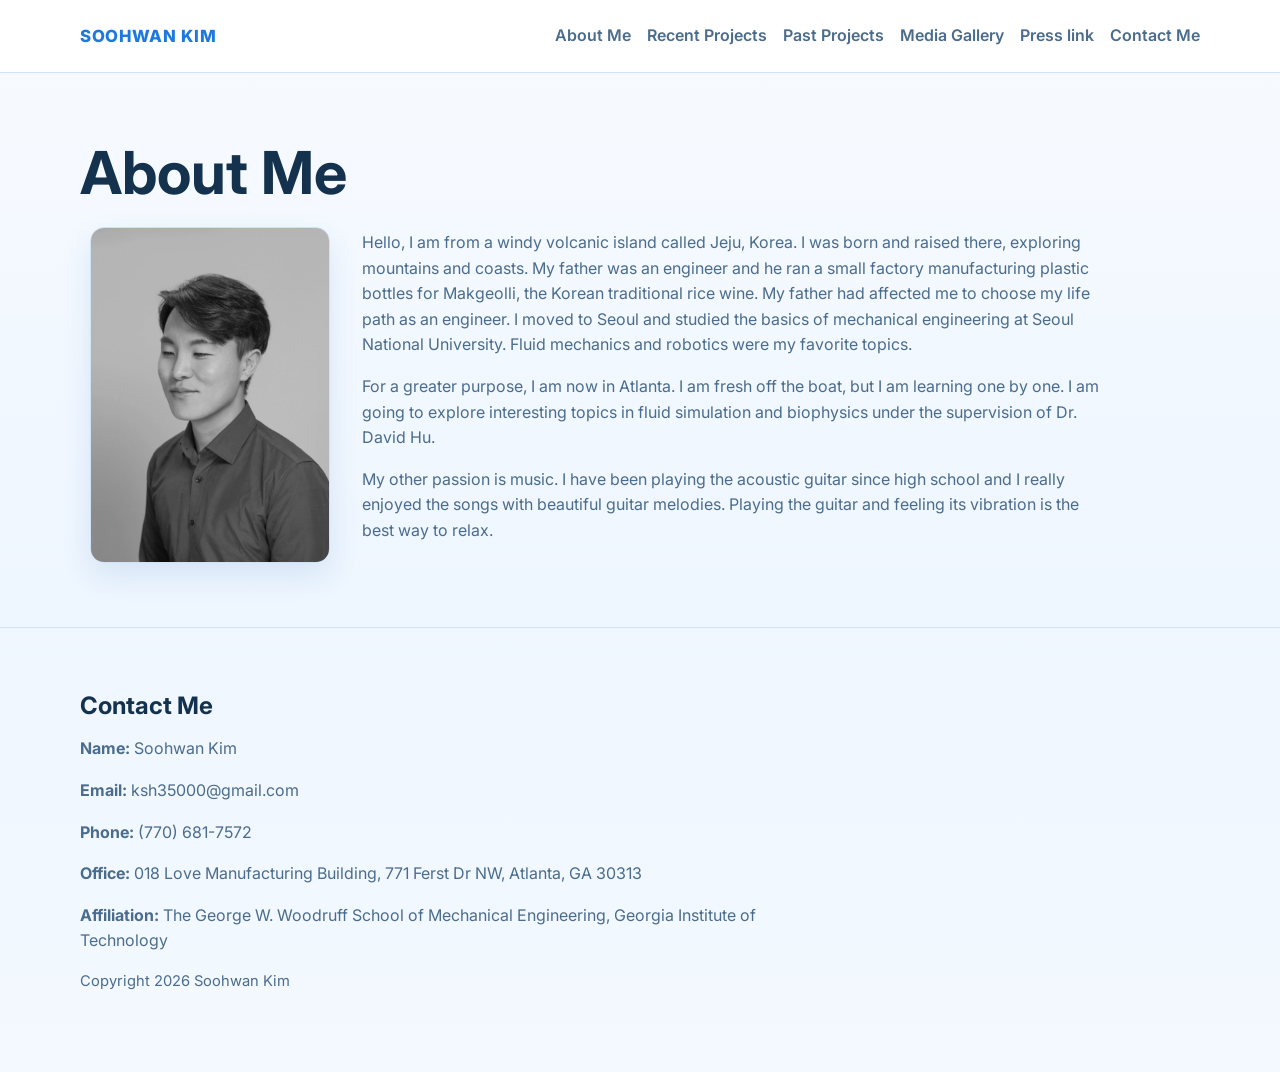
<file: about-me.html>
<!doctype html>
<html lang="en">
  <head>
    <meta charset="UTF-8" />
    <meta name="viewport" content="width=device-width, initial-scale=1.0" />
    <title>About Me | SOOHWAN KIM</title>
    <meta
      name="description"
      content="About Soohwan Kim: background, research interests, and personal story."
    />
    <link rel="preconnect" href="https://fonts.googleapis.com" />
    <link rel="preconnect" href="https://fonts.gstatic.com" crossorigin />
    <link
      href="https://fonts.googleapis.com/css2?family=Inter:wght@400;500;600;700;800&display=swap"
      rel="stylesheet"
    />
    <link rel="icon" type="image/png" sizes="1024x1024" href="favicon-tangerine-v4.png?v=4" />
    <link rel="shortcut icon" type="image/png" href="favicon-tangerine-v4.png?v=4" />
    <link rel="stylesheet" href="styles.css" />
  </head>
  <body>
    <header class="site-header">
      <div class="container nav-wrap">
        <a class="brand" href="index.html#welcome">SOOHWAN KIM</a>
        <nav class="site-nav" aria-label="Main navigation">
          <a href="about-me.html">About Me</a>
          <a href="index.html#recent-projects">Recent Projects</a>
          <a href="index.html#past-projects">Past Projects</a>
          <a href="index.html#media-gallery">Media Gallery</a>
          <a href="index.html#press-link">Press link</a>
          <a href="index.html#contact-me">Contact Me</a>
        </nav>
      </div>
    </header>

    <main>
      <section class="section" id="about-me">
        <div class="container">
          <h1>About Me</h1>
          <div class="about-layout">
            <img
              src="assets/external-images/IMG_0951-7c07dab04f.jpg"
              alt="Portrait of Soohwan Kim"
              class="about-photo half-size"
            />
            <div class="about-text">
              <p>
                Hello, I am from a windy volcanic island called Jeju, Korea. I was born and raised
                there, exploring mountains and coasts. My father was an engineer and he ran a
                small factory manufacturing plastic bottles for Makgeolli, the Korean traditional
                rice wine. My father had affected me to choose my life path as an engineer. I moved
                to Seoul and studied the basics of mechanical engineering at Seoul National
                University. Fluid mechanics and robotics were my favorite topics.
              </p>
              <p>
                For a greater purpose, I am now in Atlanta. I am fresh off the boat, but I am
                learning one by one. I am going to explore interesting topics in fluid simulation
                and biophysics under the supervision of Dr. David Hu.
              </p>
              <p>
                My other passion is music. I have been playing the acoustic guitar since high
                school and I really enjoyed the songs with beautiful guitar melodies. Playing the
                guitar and feeling its vibration is the best way to relax.
              </p>
            </div>
          </div>
        </div>
      </section>
    </main>

    <footer class="site-footer section" id="contact-me">
      <div class="container">
        <h2>Contact Me</h2>
        <p><strong>Name:</strong> Soohwan Kim</p>
        <p>
          <strong>Email:</strong>
          <a href="mailto:ksh35000@gmail.com">ksh35000@gmail.com</a>
        </p>
        <p><strong>Phone:</strong> <a href="tel:+17706817572">(770) 681-7572</a></p>
        <p>
          <strong>Office:</strong> 018 Love Manufacturing Building, 771 Ferst Dr NW, Atlanta, GA
          30313
        </p>
        <p>
          <strong>Affiliation:</strong> The George W. Woodruff School of Mechanical Engineering,
          Georgia Institute of Technology
        </p>
        <p class="copyright">Copyright <span id="year"></span> Soohwan Kim</p>
      </div>
    </footer>

    <script src="script.js"></script>
  </body>
</html>
</file>
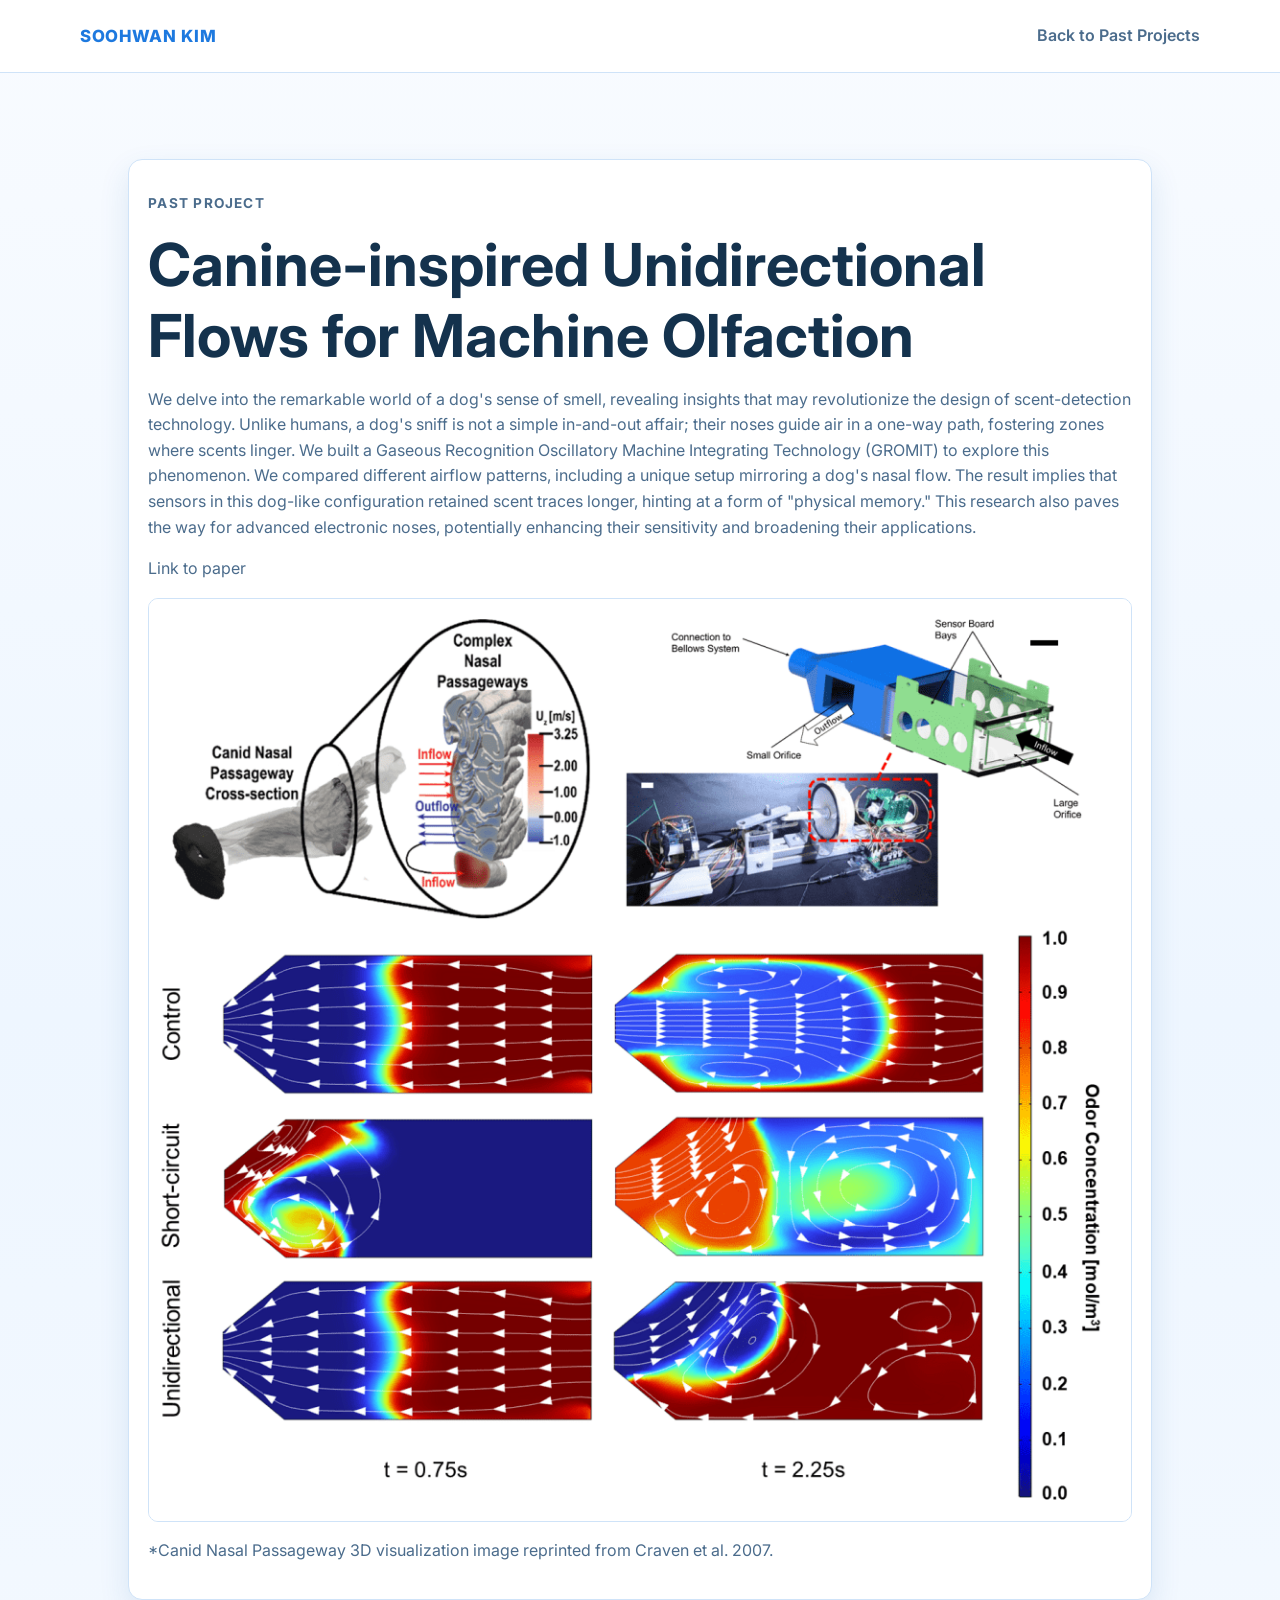
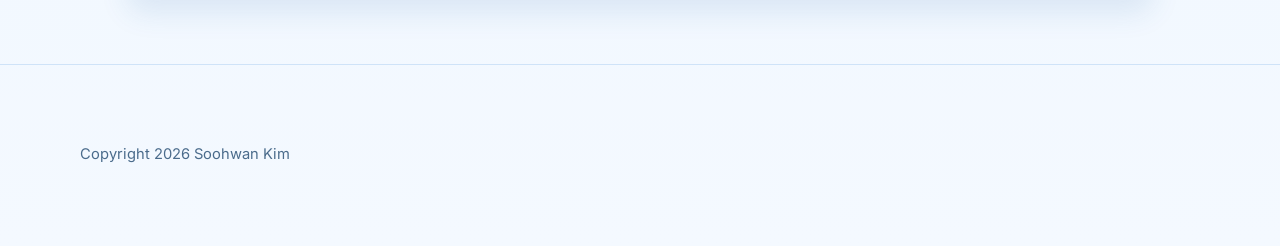
<file: project-canine-olfaction.html>
<!doctype html>
<html lang="en">
  <head>
    <meta charset="UTF-8" />
    <meta name="viewport" content="width=device-width, initial-scale=1.0" />
    <title>Canine-inspired Flows for Machine Olfaction | SOOHWAN KIM</title>
    <meta
      name="description"
      content="Canine-inspired unidirectional flows for improving memory effects in machine olfaction."
    />
    <link rel="preconnect" href="https://fonts.googleapis.com" />
    <link rel="preconnect" href="https://fonts.gstatic.com" crossorigin />
    <link
      href="https://fonts.googleapis.com/css2?family=Inter:wght@400;500;600;700;800&display=swap"
      rel="stylesheet"
    />
    <link rel="icon" type="image/png" sizes="1024x1024" href="favicon-tangerine-v4.png?v=4" />
    <link rel="shortcut icon" type="image/png" href="favicon-tangerine-v4.png?v=4" />
    <link rel="stylesheet" href="styles.css" />
  </head>
  <body>
    <header class="site-header">
      <div class="container nav-wrap">
        <a class="brand" href="index.html#welcome">SOOHWAN KIM</a>
        <nav class="site-nav" aria-label="Project navigation">
          <a href="index.html#past-projects">Back to Past Projects</a>
        </nav>
      </div>
    </header>

    <main>
      <section class="section">
        <div class="container detail-content">
          <p class="eyebrow">Past Project</p>
          <h1>Canine-inspired Unidirectional Flows for Machine Olfaction</h1>
          <p>
            We delve into the remarkable world of a dog's sense of smell, revealing insights that
            may revolutionize the design of scent-detection technology. Unlike humans, a dog's sniff
            is not a simple in-and-out affair; their noses guide air in a one-way path, fostering
            zones where scents linger. We built a Gaseous Recognition Oscillatory Machine
            Integrating Technology (GROMIT) to explore this phenomenon. We compared different airflow
            patterns, including a unique setup mirroring a dog's nasal flow. The result implies that
            sensors in this dog-like configuration retained scent traces longer, hinting at a form
            of "physical memory." This research also paves the way for advanced electronic noses,
            potentially enhancing their sensitivity and broadening their applications.
          </p>

          <p>
            <a
              href="https://academic.oup.com/icb/article-abstract/63/2/332/7143105?redirectedFrom=fulltext&login=true"
              target="_blank"
              rel="noopener noreferrer"
              >Link to paper</a
            >
          </p>

          <figure class="detail-figure">
            <img
              src="assets/external-images/GROMIT_summary-8bf68e3374488cc7-1024x962-ebfcce92c6.png"
              alt="Canine-inspired machine olfaction visualization"
            />
          </figure>

          <p>*Canid Nasal Passageway 3D visualization image reprinted from Craven et al. 2007.</p>
        </div>
      </section>
    </main>

    <footer class="site-footer section">
      <div class="container">
        <p class="copyright">Copyright <span id="year"></span> Soohwan Kim</p>
      </div>
    </footer>

    <script src="script.js"></script>
  </body>
</html>
</file>
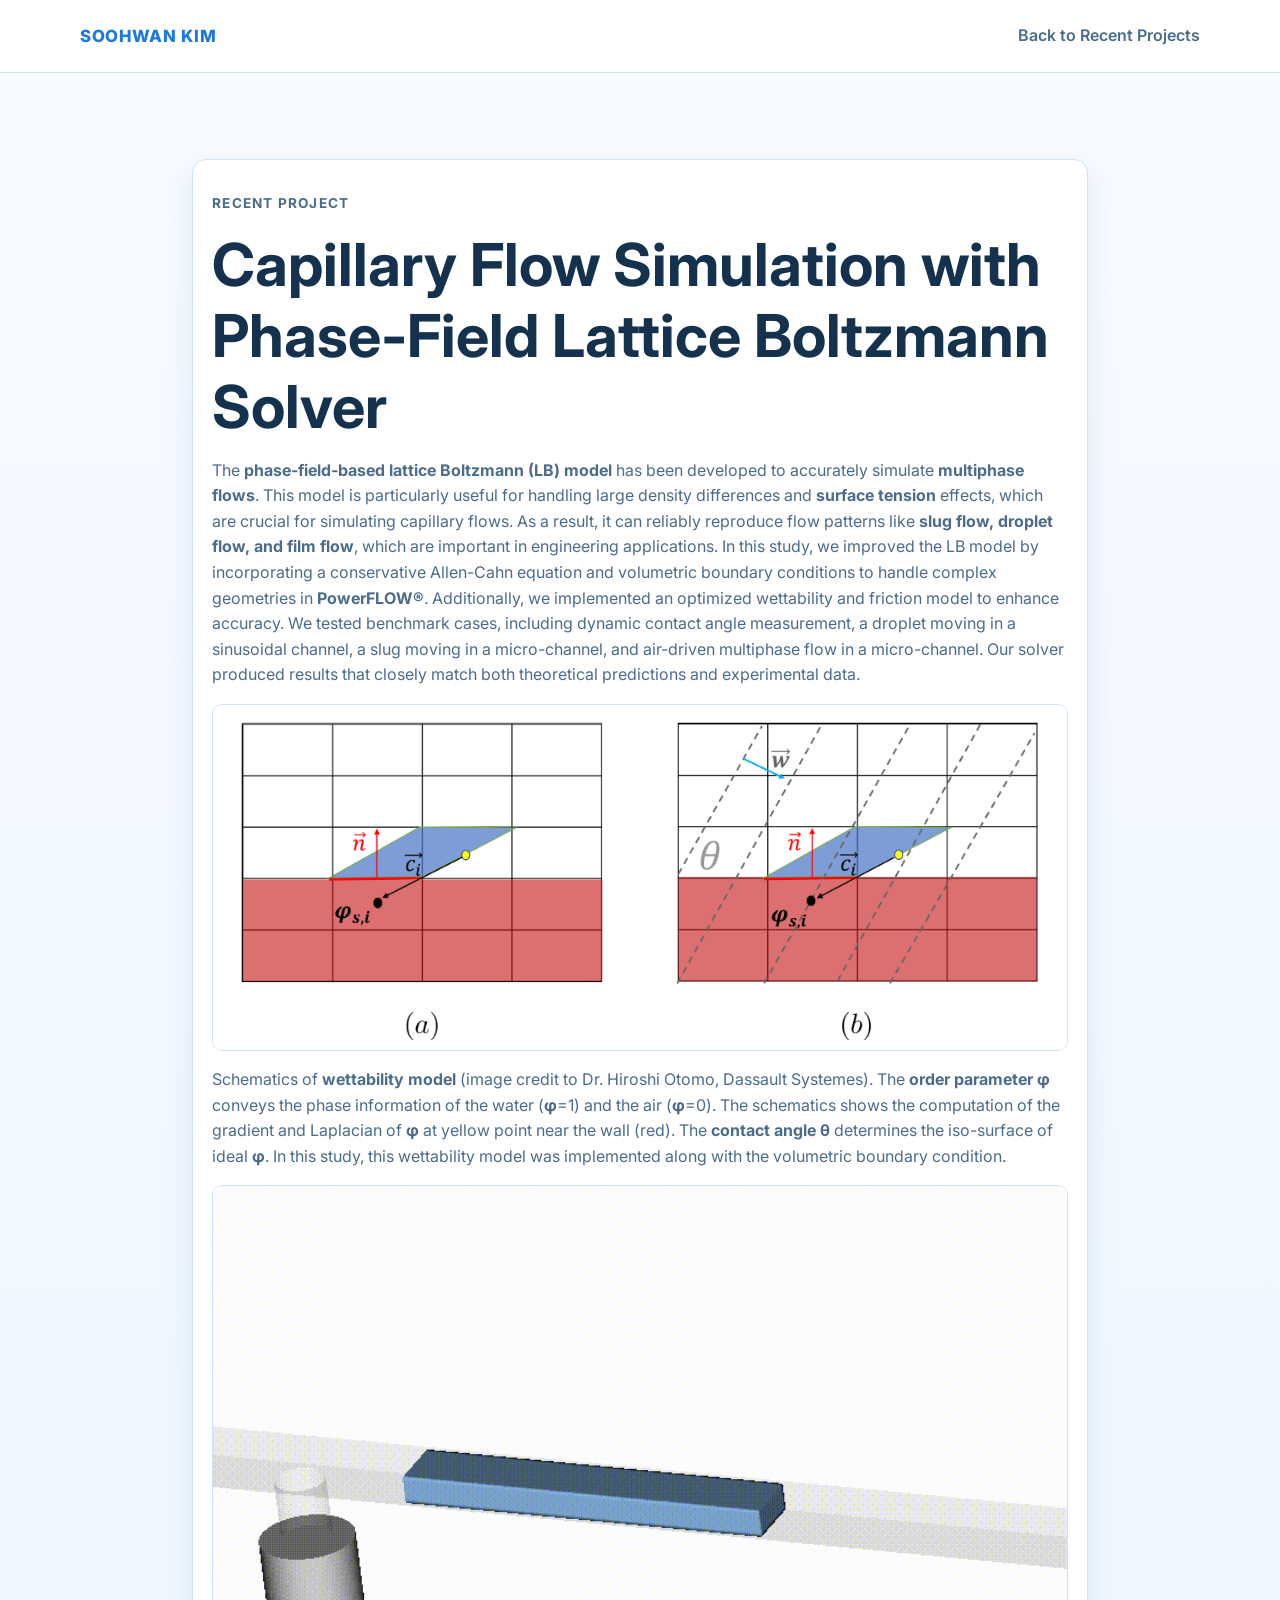
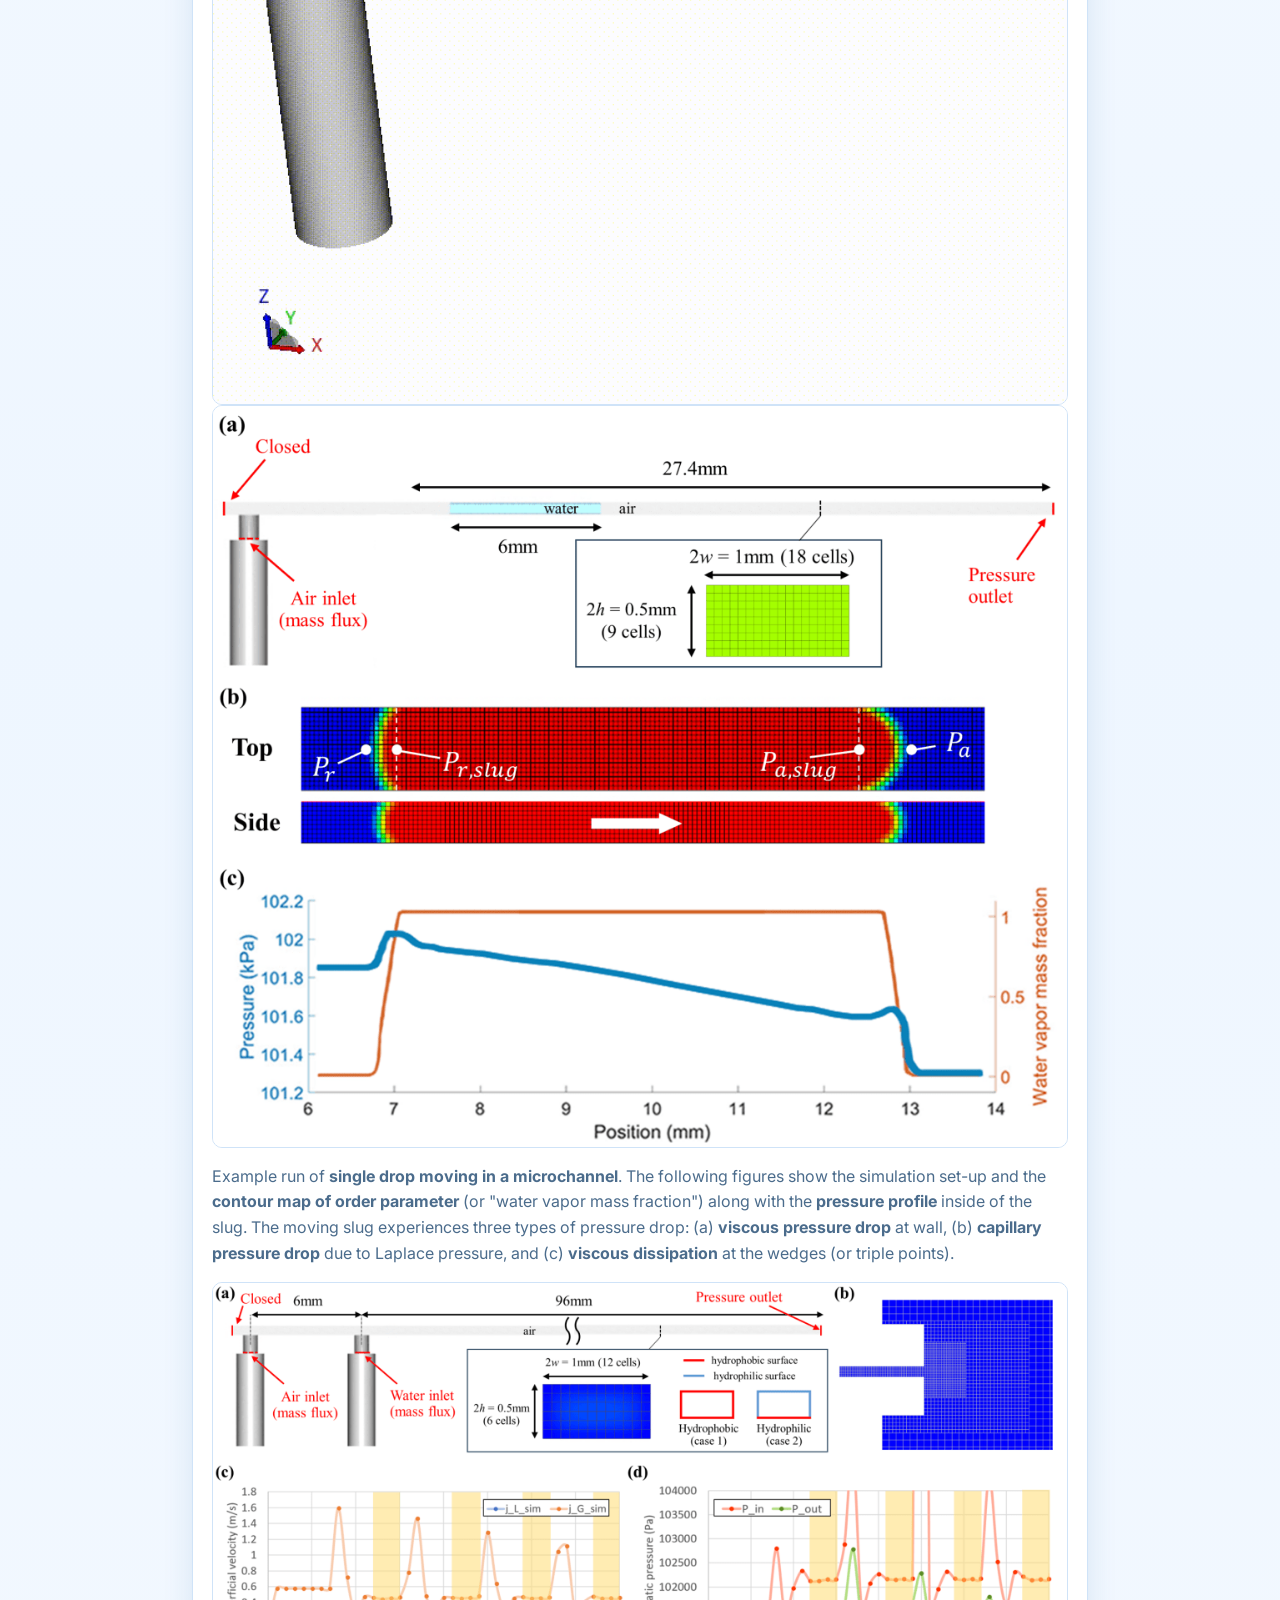
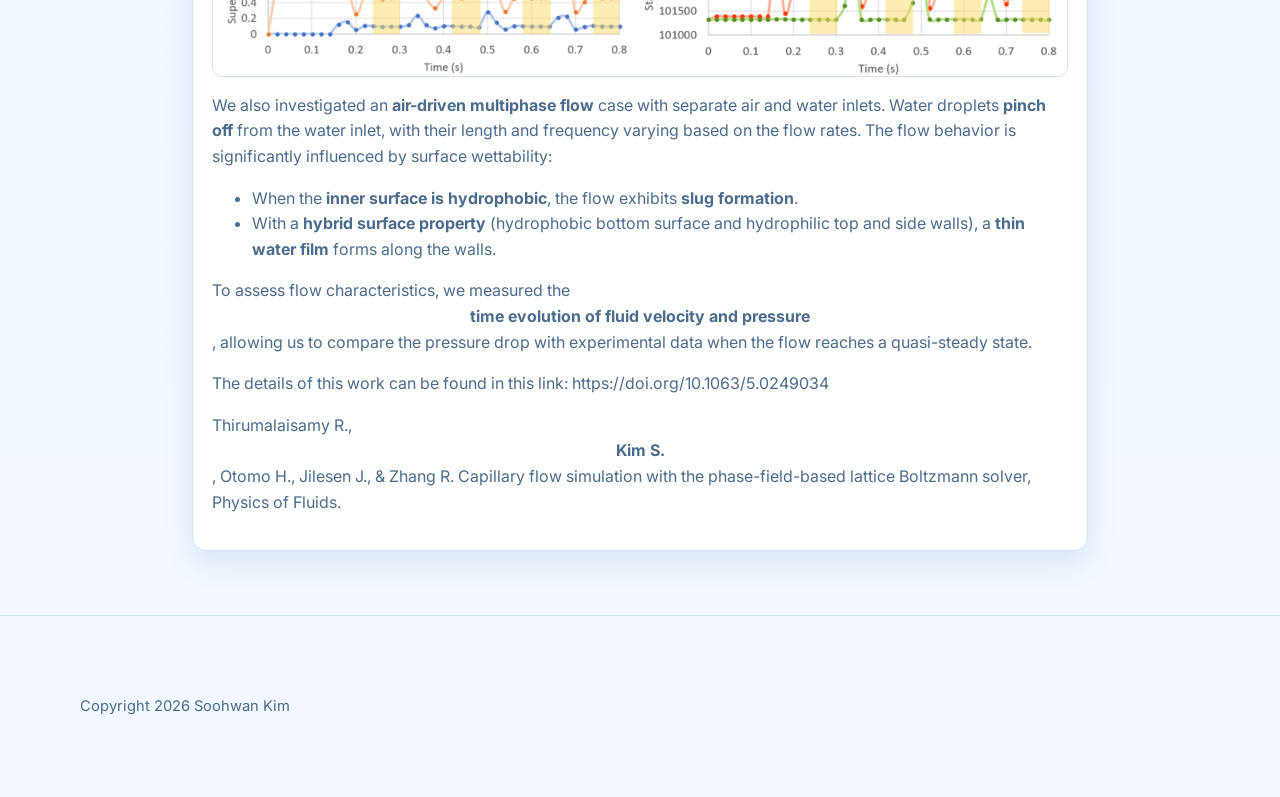
<file: project-capillary-flow.html>
<!doctype html>
<html lang="en">
  <head>
    <meta charset="UTF-8" />
    <meta name="viewport" content="width=device-width, initial-scale=1.0" />
    <title>Capillary Flow Simulation | SOOHWAN KIM</title>
    <meta
      name="description"
      content="Capillary Flow Simulation with Phase-Field Lattice Boltzmann Solver project details."
    />
    <link rel="preconnect" href="https://fonts.googleapis.com" />
    <link rel="preconnect" href="https://fonts.gstatic.com" crossorigin />
    <link
      href="https://fonts.googleapis.com/css2?family=Inter:wght@400;500;600;700;800&display=swap"
      rel="stylesheet"
    />
    <link rel="icon" type="image/png" sizes="1024x1024" href="favicon-tangerine-v4.png?v=4" />
    <link rel="shortcut icon" type="image/png" href="favicon-tangerine-v4.png?v=4" />
    <link rel="stylesheet" href="styles.css" />
  </head>
  <body>
    <header class="site-header">
      <div class="container nav-wrap">
        <a class="brand" href="index.html#welcome">SOOHWAN KIM</a>
        <nav class="site-nav" aria-label="Project navigation">
          <a href="index.html#recent-projects">Back to Recent Projects</a>
        </nav>
      </div>
    </header>

    <main>
      <section class="section">
        <div class="container">
          <article class="detail-content">
          <p class="eyebrow">Recent Project</p>
          <h1>Capillary Flow Simulation with Phase-Field Lattice Boltzmann Solver</h1>
          <p>
            The <strong>phase-field-based lattice Boltzmann (LB) model</strong> has been developed
            to accurately simulate <strong>multiphase flows</strong>. This model is particularly
            useful for handling large density differences and <strong>surface tension</strong>
            effects, which are crucial for simulating capillary flows. As a result, it can
            reliably reproduce flow patterns like <strong>slug flow, droplet flow, and film
            flow</strong>, which are important in engineering applications. In this study, we
            improved the LB model by incorporating a conservative Allen-Cahn equation and
            volumetric boundary conditions to handle complex geometries in
            <strong>PowerFLOW&reg;</strong>. Additionally, we implemented an optimized wettability
            and friction model to enhance accuracy. We tested benchmark cases, including dynamic
            contact angle measurement, a droplet moving in a sinusoidal channel, a slug moving in
            a micro-channel, and air-driven multiphase flow in a micro-channel. Our solver produced
            results that closely match both theoretical predictions and experimental data.
          </p>

          <img
            src="assets/external-images/image-fbd1f3d3b3.png"
            alt="Wettability model schematic"
            class="detail-media"
          />

          <p>
            Schematics of <strong>wettability model</strong> (image credit to Dr. Hiroshi Otomo,
            Dassault Systemes). The <strong>order parameter &phi;</strong> conveys the phase
            information of the water (<strong>&phi;</strong>=1) and the air
            (<strong>&phi;</strong>=0). The schematics shows the computation of the gradient and
            Laplacian of <strong>&phi;</strong> at yellow point near the wall (red). The
            <strong>contact angle &theta;</strong> determines the iso-surface of ideal
            <strong>&phi;</strong>. In this study, this wettability model was implemented along
            with the volumetric boundary condition.
          </p>

          <img
            src="assets/external-images/Media1-7f57ae3c0c.gif"
            alt="Capillary flow animation"
            class="detail-media"
          />

          <img
            src="assets/external-images/single_slug_setting_pressure-1-1024x889-2ee707d57e.png"
            alt="Single slug moving in microchannel setup"
            class="detail-media"
          />

          <p>
            Example run of <strong>single drop moving in a microchannel</strong>. The following
            figures show the simulation set-up and the
            <strong>contour map of order parameter</strong> (or "water vapor mass fraction") along
            with the <strong>pressure profile</strong> inside of the slug. The moving slug
            experiences three types of pressure drop: (a)
            <strong>viscous pressure drop</strong> at wall, (b)
            <strong>capillary pressure drop</strong> due to Laplace pressure, and (c)
            <strong>viscous dissipation</strong> at the wedges (or triple points).
          </p>

          <img
            src="assets/external-images/air_driven_capillary_setting-1024x471-f4473f4a31.png"
            alt="Air-driven multiphase flow setup"
            class="detail-media"
          />

          <p>
            We also investigated an <strong>air-driven multiphase flow</strong> case with separate
            air and water inlets. Water droplets <strong>pinch off</strong> from the water inlet,
            with their length and frequency varying based on the flow rates. The flow behavior is
            significantly influenced by surface wettability:
          </p>
          <ul>
            <li>
              When the <strong>inner surface is hydrophobic</strong>, the flow exhibits
              <strong>slug formation</strong>.
            </li>
            <li>
              With a <strong>hybrid surface property</strong> (hydrophobic bottom surface and
              hydrophilic top and side walls), a <strong>thin water film</strong> forms along the
              walls.
            </li>
          </ul>
          <p>
            To assess flow characteristics, we measured the
            <strong>time evolution of fluid velocity and pressure</strong>, allowing us to compare
            the pressure drop with experimental data when the flow reaches a quasi-steady state.
          </p>
          <p>
            The details of this work can be found in this link:
            <a href="https://doi.org/10.1063/5.0249034">https://doi.org/10.1063/5.0249034</a>
          </p>
            <p>
              Thirumalaisamy R., <strong>Kim S.</strong>, Otomo H., Jilesen J., &amp; Zhang R.
              Capillary flow simulation with the phase-field-based lattice Boltzmann solver, Physics
              of Fluids.
            </p>
          </article>
        </div>
      </section>
    </main>

    <footer class="site-footer section">
      <div class="container">
        <p class="copyright">Copyright <span id="year"></span> Soohwan Kim</p>
      </div>
    </footer>

    <script src="script.js"></script>
  </body>
</html>
</file>
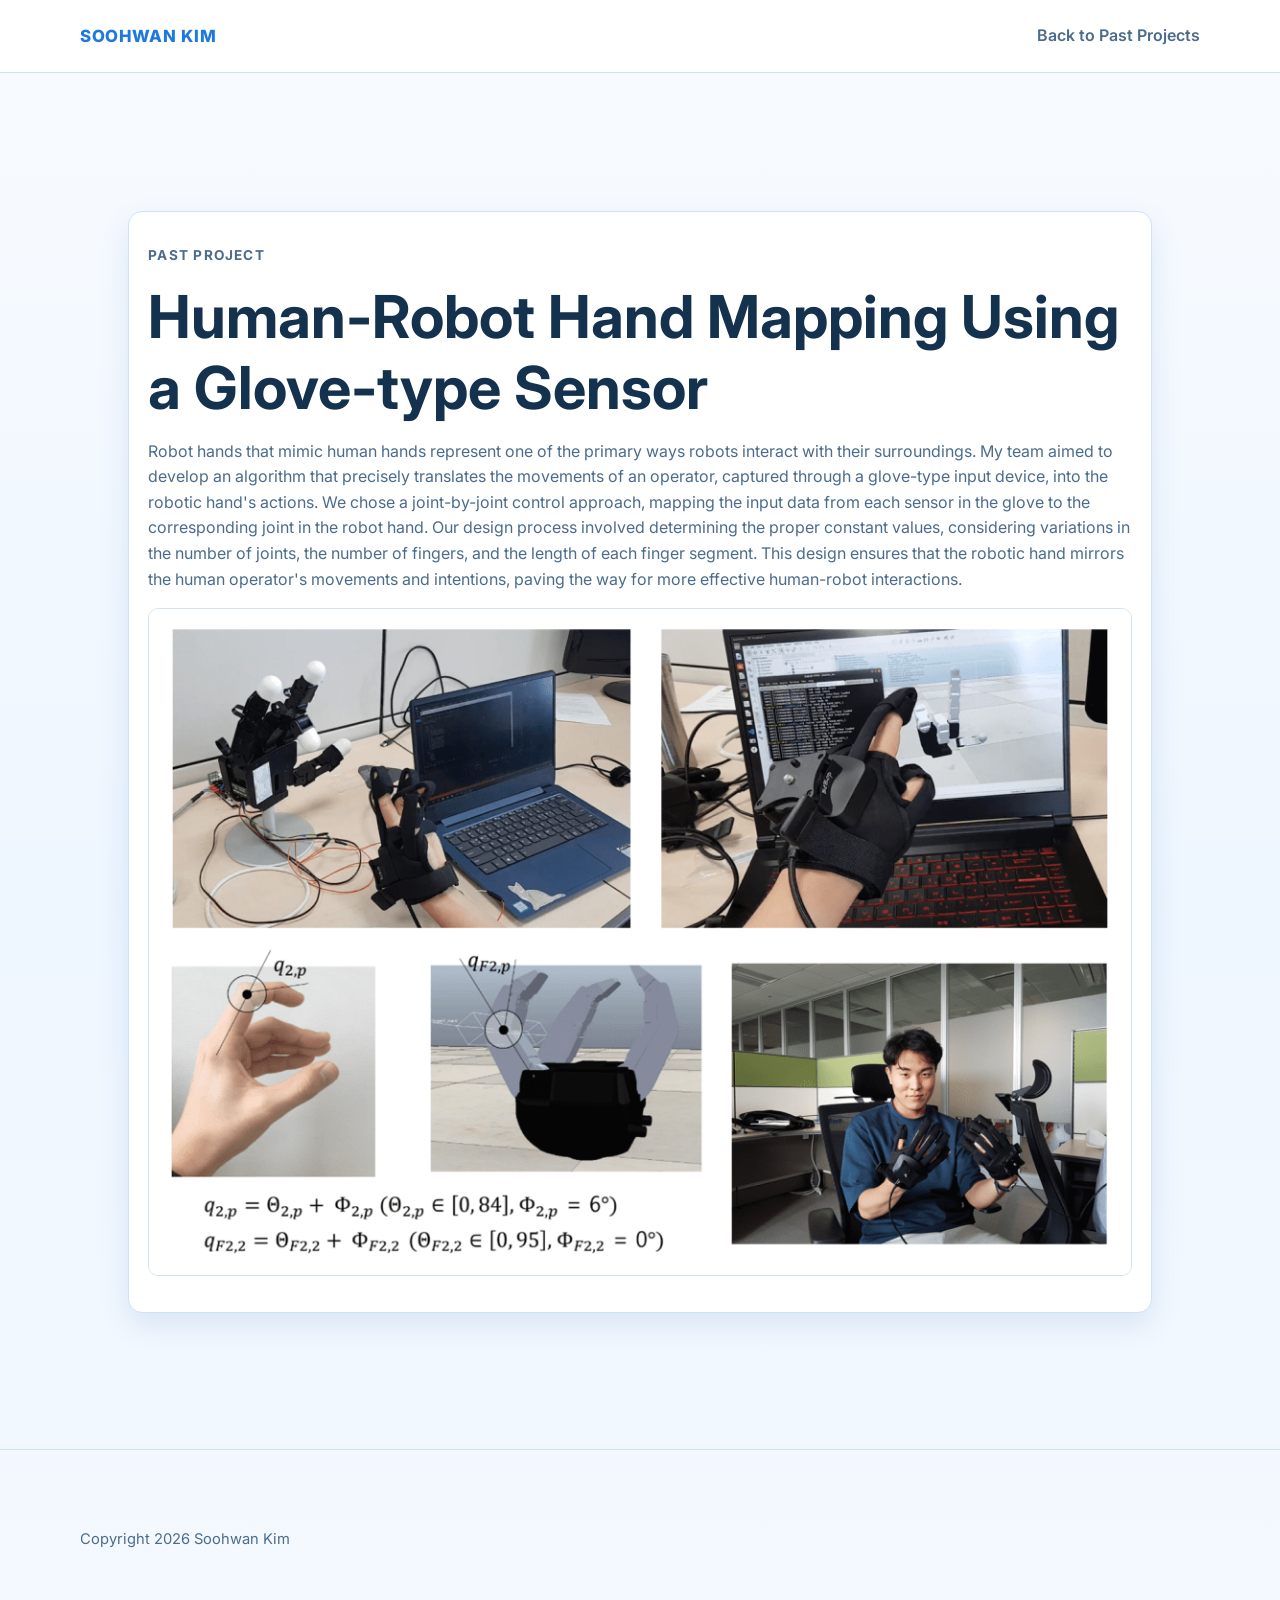
<file: project-human-robot-hand-mapping.html>
<!doctype html>
<html lang="en">
  <head>
    <meta charset="UTF-8" />
    <meta name="viewport" content="width=device-width, initial-scale=1.0" />
    <title>Human-Robot Hand Mapping | SOOHWAN KIM</title>
    <meta
      name="description"
      content="Human-Robot Hand Mapping Using a Glove-type Sensor project details."
    />
    <link rel="preconnect" href="https://fonts.googleapis.com" />
    <link rel="preconnect" href="https://fonts.gstatic.com" crossorigin />
    <link
      href="https://fonts.googleapis.com/css2?family=Inter:wght@400;500;600;700;800&display=swap"
      rel="stylesheet"
    />
    <link rel="icon" type="image/png" sizes="1024x1024" href="favicon-tangerine-v4.png?v=4" />
    <link rel="shortcut icon" type="image/png" href="favicon-tangerine-v4.png?v=4" />
    <link rel="stylesheet" href="styles.css" />
  </head>
  <body>
    <header class="site-header">
      <div class="container nav-wrap">
        <a class="brand" href="index.html#welcome">SOOHWAN KIM</a>
        <nav class="site-nav" aria-label="Project navigation">
          <a href="index.html#past-projects">Back to Past Projects</a>
        </nav>
      </div>
    </header>

    <main class="detail-main">
      <section class="section">
        <div class="container detail-content">
          <p class="eyebrow">Past Project</p>
          <h1>Human-Robot Hand Mapping Using a Glove-type Sensor</h1>
          <article>
            <p>
              Robot hands that mimic human hands represent one of the primary ways robots interact
              with their surroundings. My team aimed to develop an algorithm that precisely
              translates the movements of an operator, captured through a glove-type input device,
              into the robotic hand's actions. We chose a joint-by-joint control approach, mapping
              the input data from each sensor in the glove to the corresponding joint in the robot
              hand. Our design process involved determining the proper constant values, considering
              variations in the number of joints, the number of fingers, and the length of each
              finger segment. This design ensures that the robotic hand mirrors the human operator's
              movements and intentions, paving the way for more effective human-robot interactions.
            </p>
            <figure>
              <img
                src="assets/external-images/DYROS_summary-169534aa647e31df-1024x695-ec7f22bceb.png"
                alt="Human-robot hand mapping summary"
              />
            </figure>
          </article>
        </div>
      </section>
    </main>

    <footer class="site-footer section">
      <div class="container">
        <p class="copyright">Copyright <span id="year"></span> Soohwan Kim</p>
      </div>
    </footer>

    <script src="script.js"></script>
  </body>
</html>
</file>
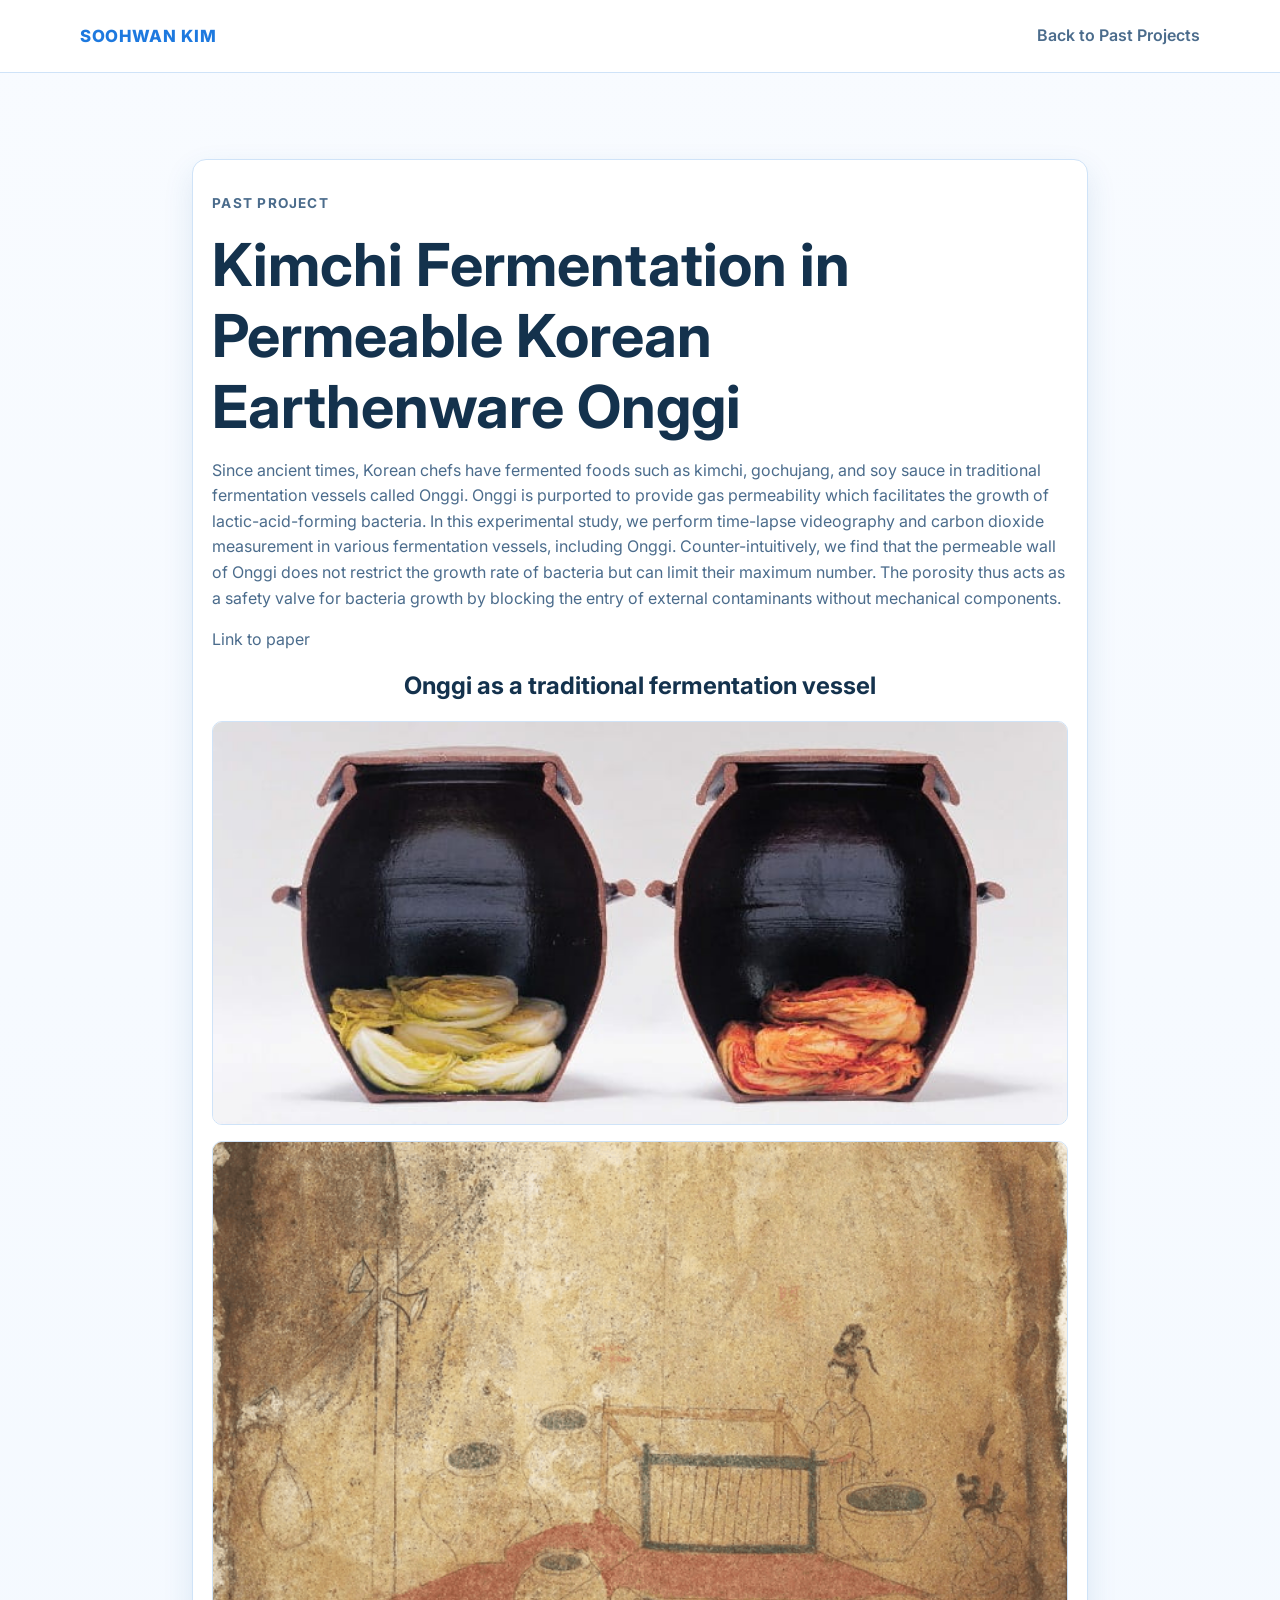
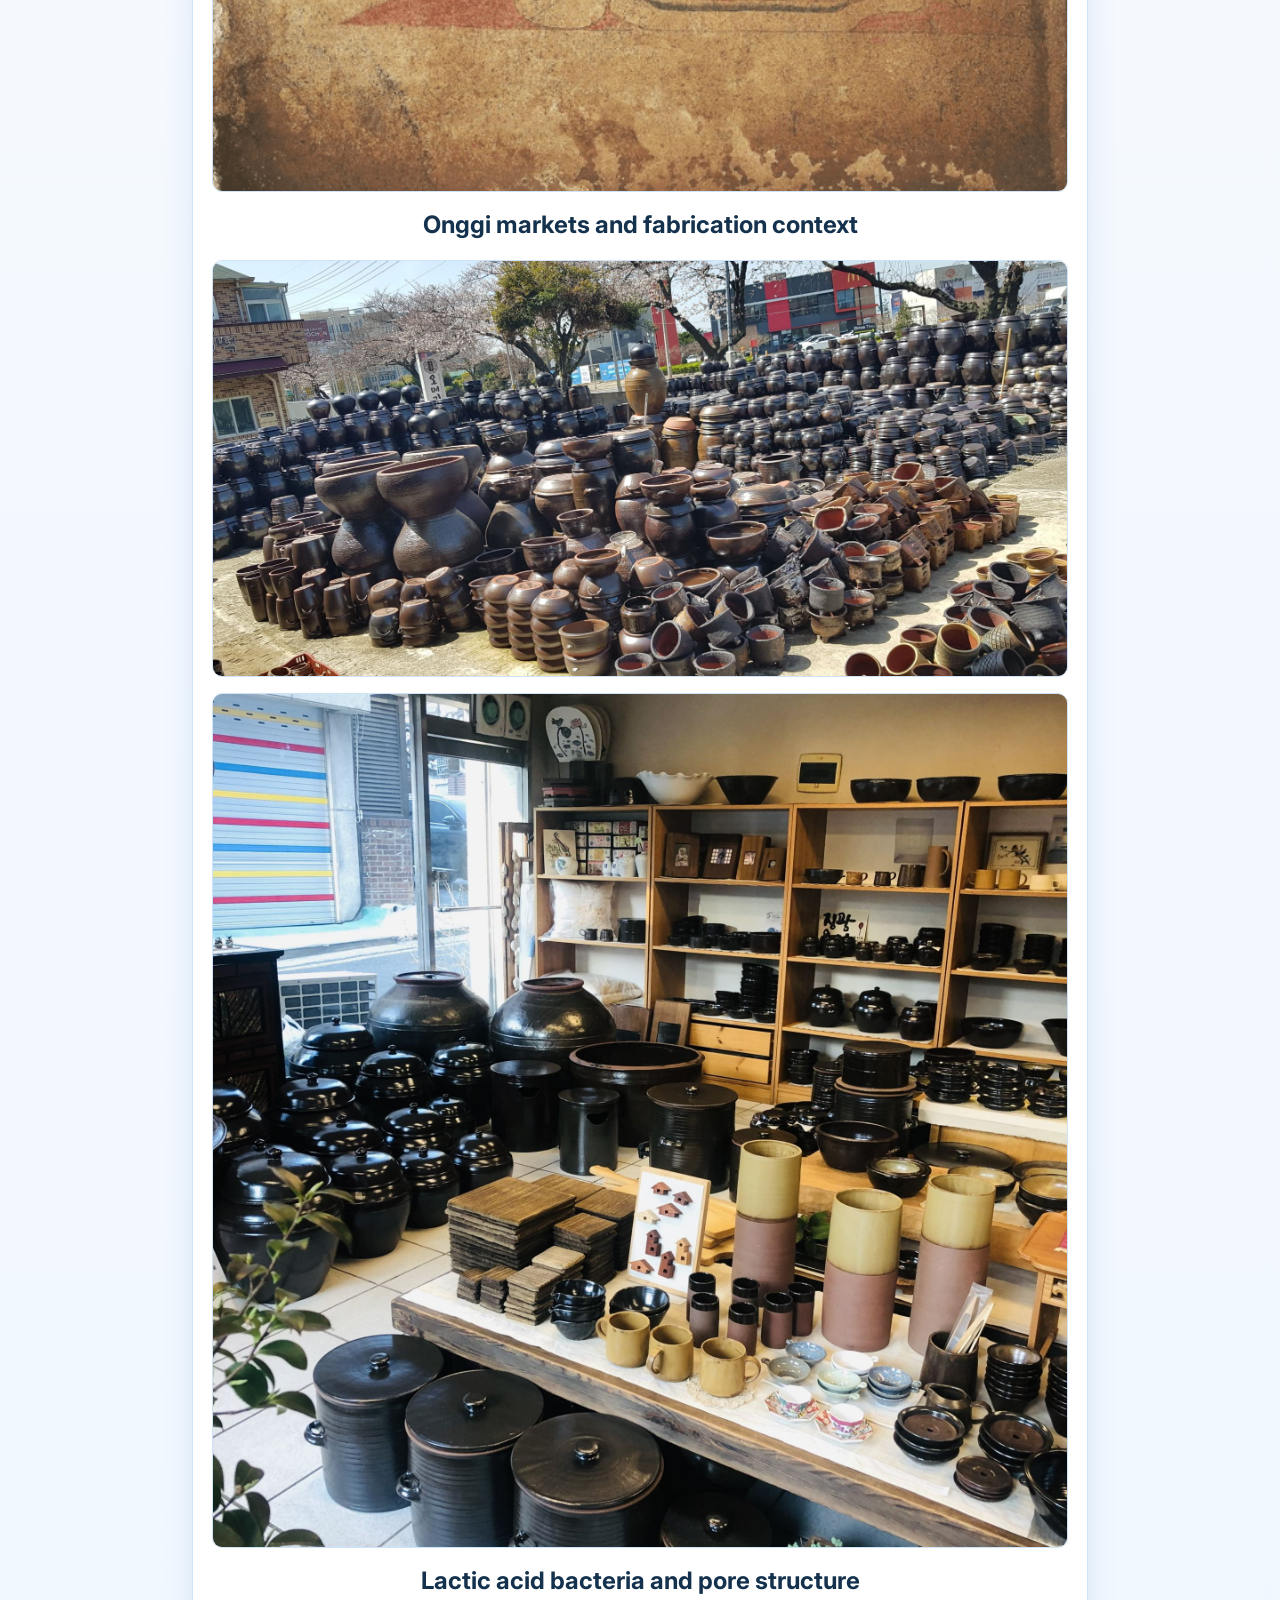
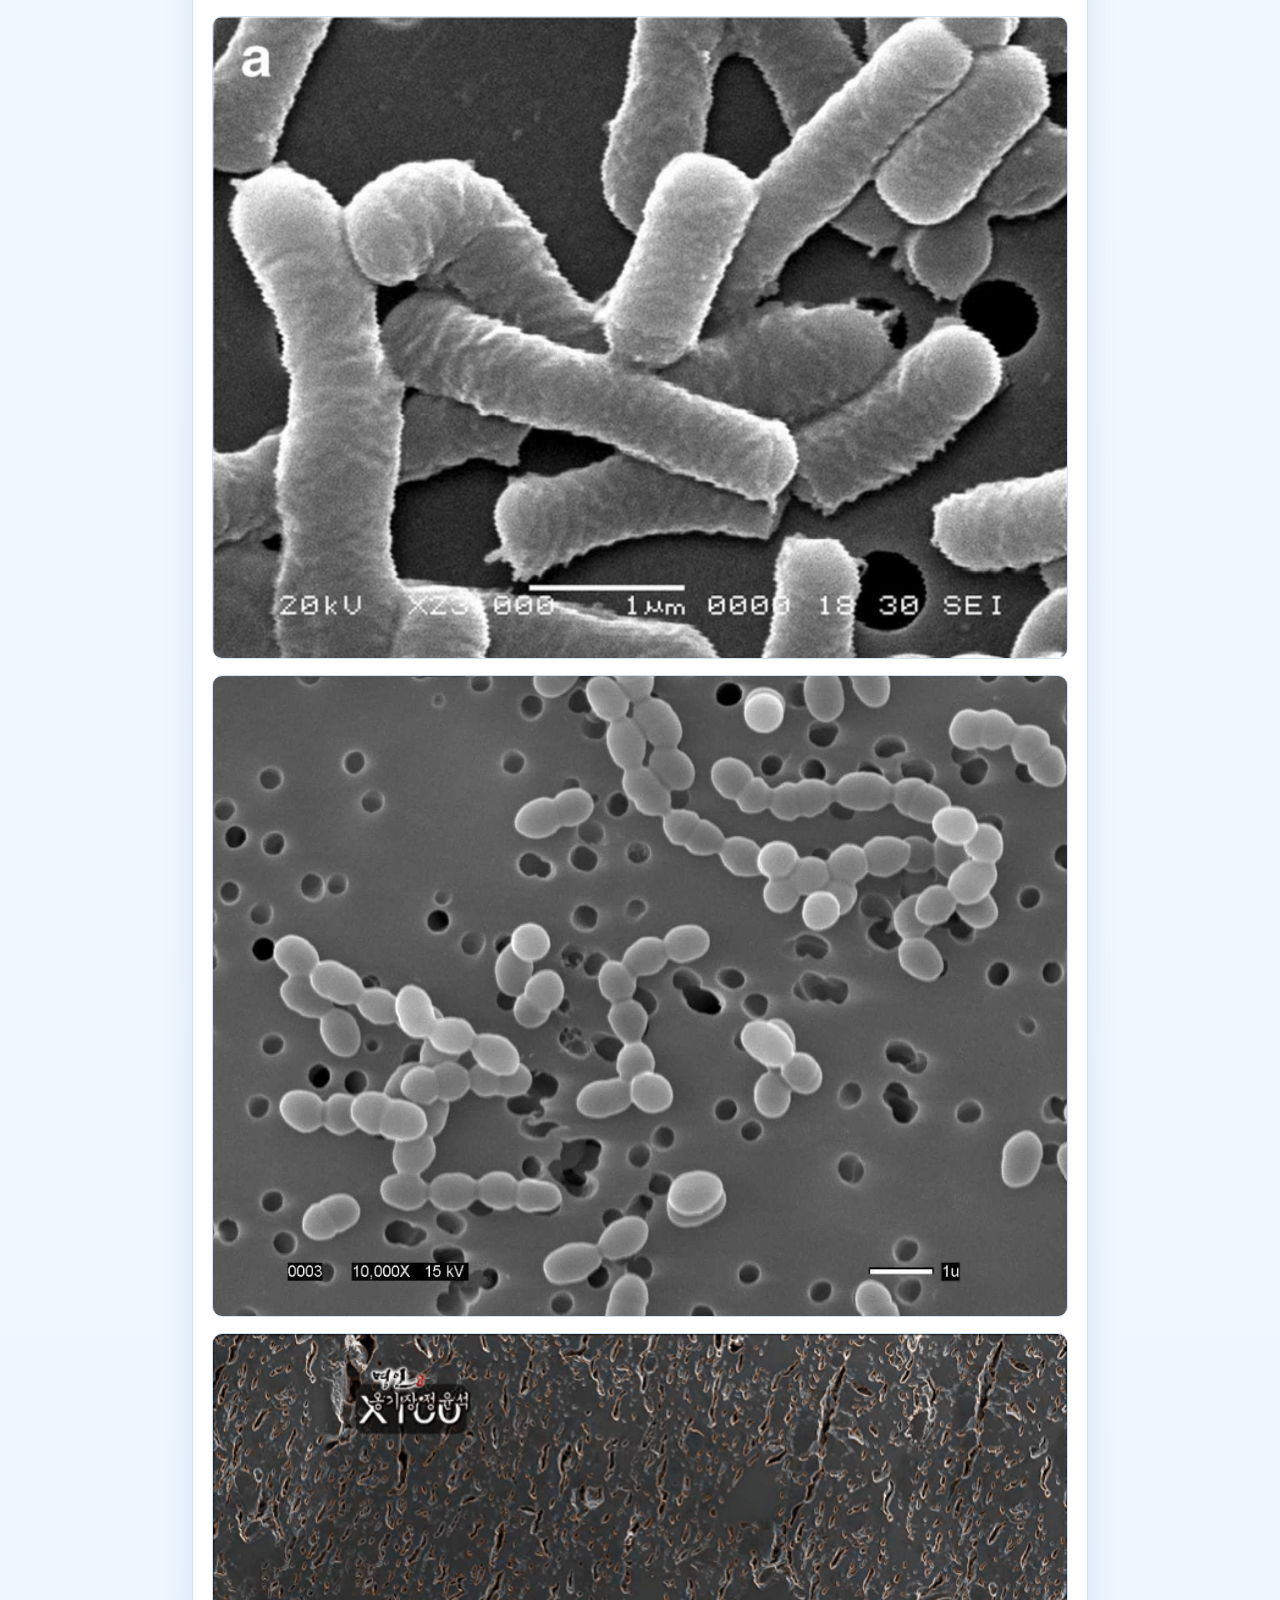
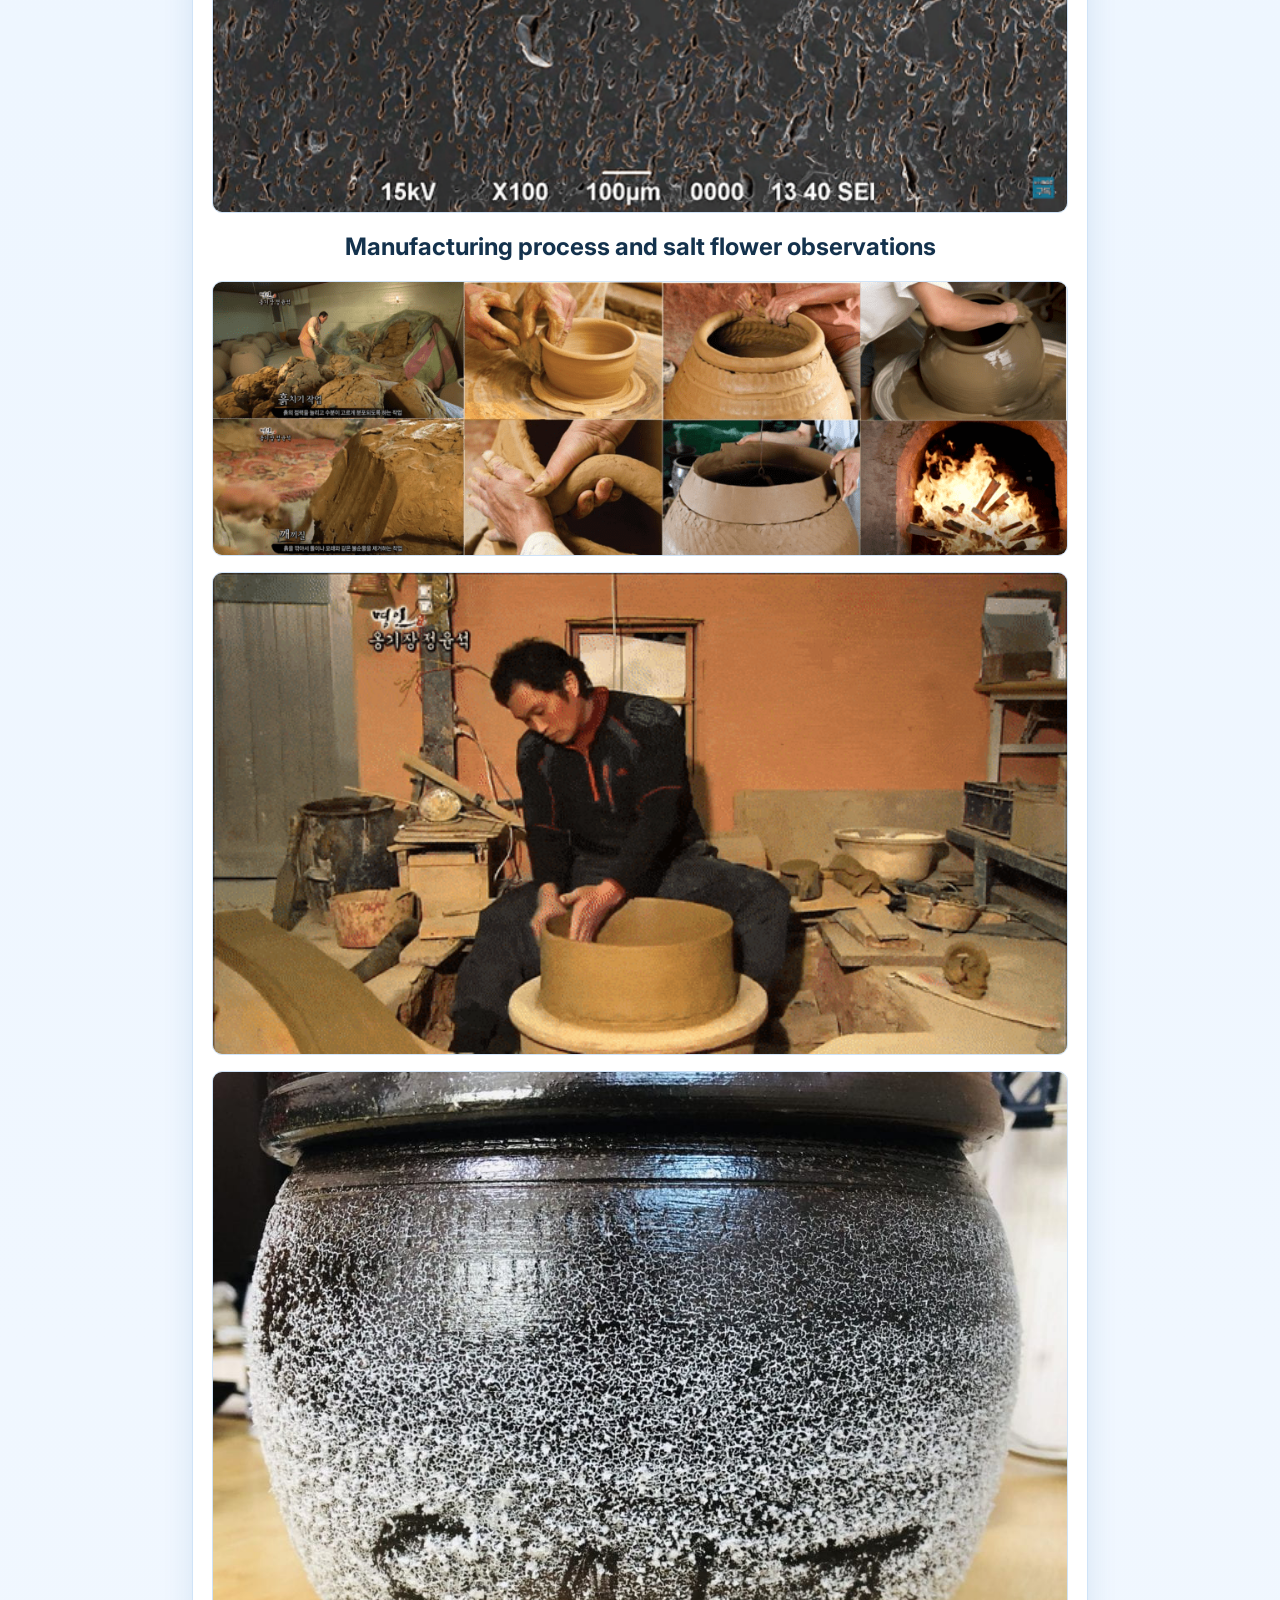
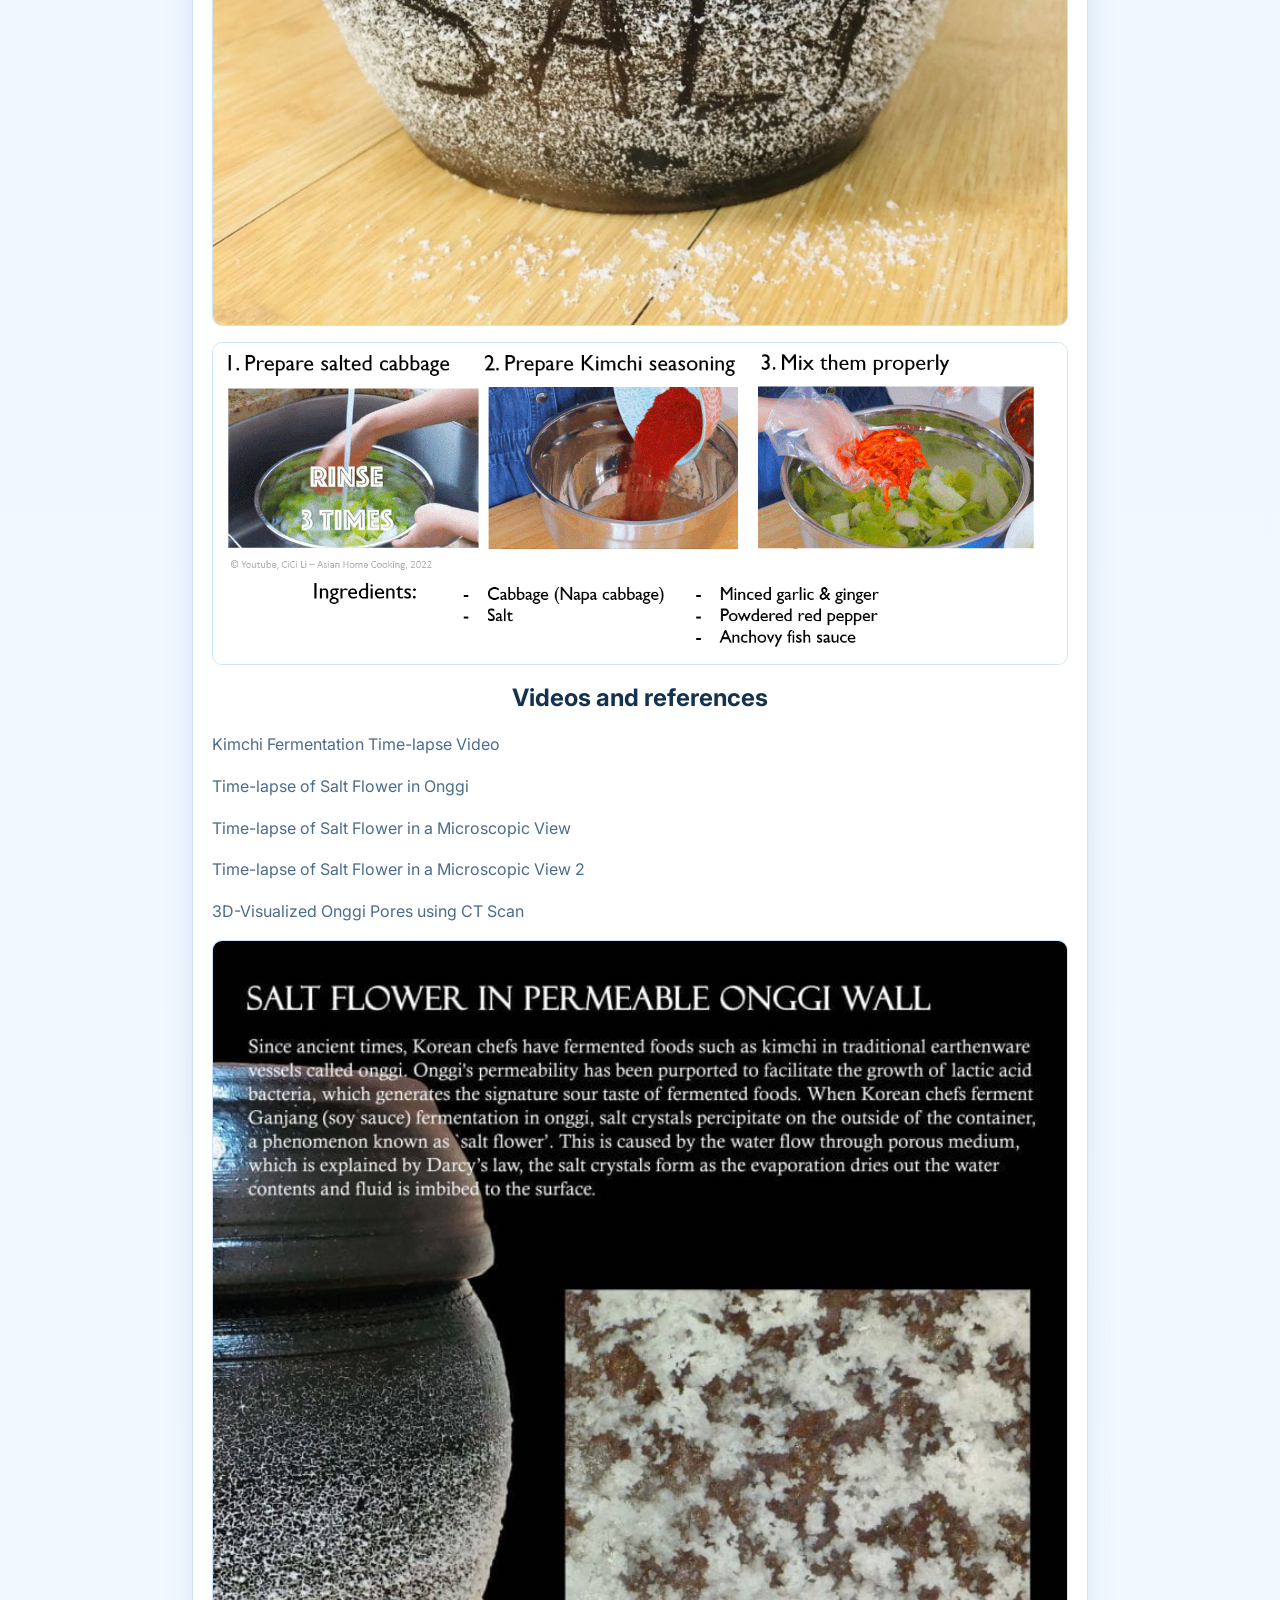
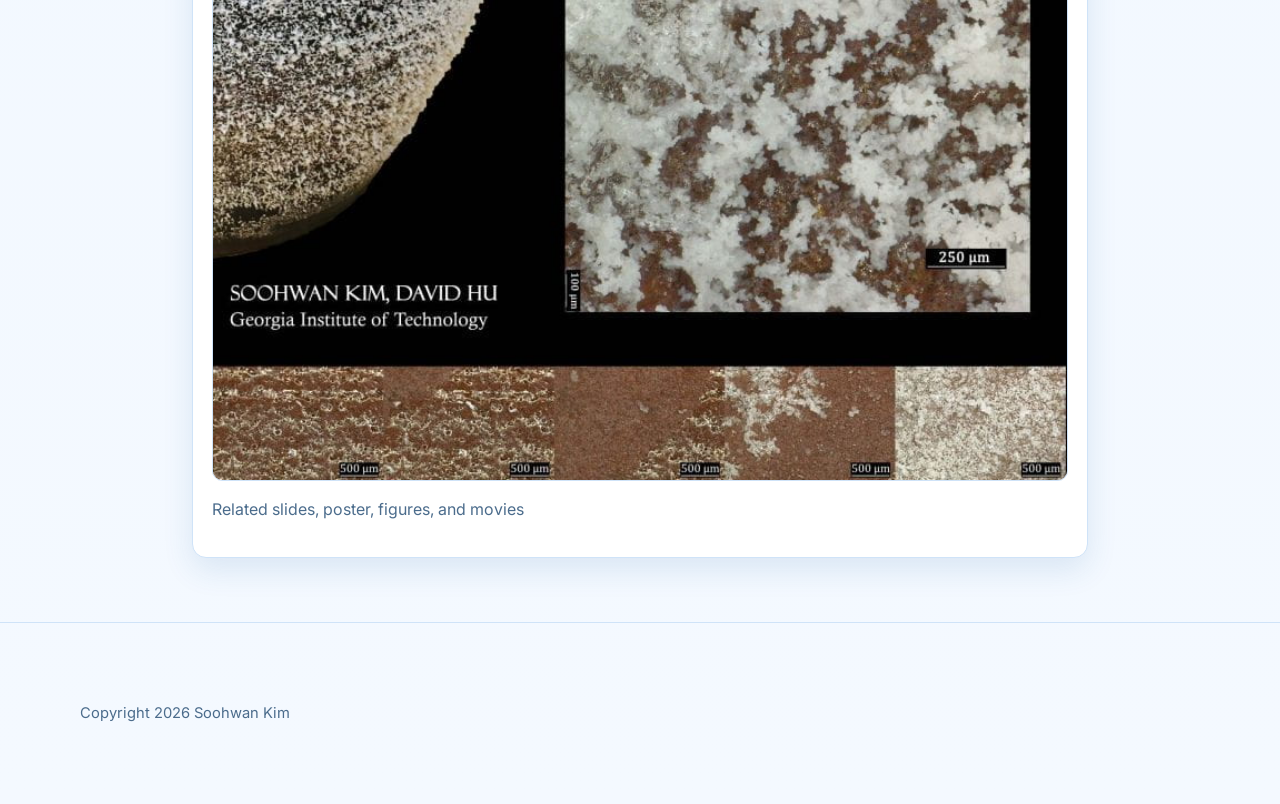
<file: project-kimchi-fermentation.html>
<!doctype html>
<html lang="en">
  <head>
    <meta charset="UTF-8" />
    <meta name="viewport" content="width=device-width, initial-scale=1.0" />
    <title>Kimchi Fermentation in Permeable Korean Earthenware Onggi | Soohwan Kim</title>
    <meta
      name="description"
      content="Detailed project page for Kimchi Fermentation in Permeable Korean Earthenware Onggi."
    />
    <link rel="preconnect" href="https://fonts.googleapis.com" />
    <link rel="preconnect" href="https://fonts.gstatic.com" crossorigin />
    <link
      href="https://fonts.googleapis.com/css2?family=Inter:wght@400;500;600;700;800&display=swap"
      rel="stylesheet"
    />
    <link rel="icon" type="image/png" sizes="1024x1024" href="favicon-tangerine-v4.png?v=4" />
    <link rel="shortcut icon" type="image/png" href="favicon-tangerine-v4.png?v=4" />
    <link rel="stylesheet" href="styles.css" />
  </head>
  <body>
    <header class="site-header">
      <div class="container nav-wrap">
        <a class="brand" href="index.html#welcome">SOOHWAN KIM</a>
        <nav class="site-nav" aria-label="Project navigation">
          <a href="index.html#past-projects">Back to Past Projects</a>
        </nav>
      </div>
    </header>

    <main>
      <section class="section">
        <div class="container">
          <article class="detail-content">
            <p class="eyebrow">Past Project</p>
            <h1>Kimchi Fermentation in Permeable Korean Earthenware Onggi</h1>
          <p>
            Since ancient times, Korean chefs have fermented foods such as kimchi, gochujang, and
            soy sauce in traditional fermentation vessels called Onggi. Onggi is purported to provide
            gas permeability which facilitates the growth of lactic-acid-forming bacteria. In this
            experimental study, we perform time-lapse videography and carbon dioxide measurement in
            various fermentation vessels, including Onggi. Counter-intuitively, we find that the
            permeable wall of Onggi does not restrict the growth rate of bacteria but can limit their
            maximum number. The porosity thus acts as a safety valve for bacteria growth by blocking
            the entry of external contaminants without mechanical components.
          </p>
          <p>
            <a href="https://royalsocietypublishing.org/doi/full/10.1098/rsif.2023.0034"
              >Link to paper</a
            >
          </p>

          <h2 class="centered-subheading">Onggi as a traditional fermentation vessel</h2>
          <figure>
            <img
              src="assets/external-images/dan-myeon-do-1a73de89ca.jpg"
              alt="Section view of Onggi"
            />
          </figure>
          <figure>
            <img
              src="assets/external-images/anaak-well-8234d223b3.png"
              alt="Historical mural with Onggi"
            />
          </figure>

          <h2 class="centered-subheading">Onggi markets and fabrication context</h2>
          <figure>
            <img src="assets/external-images/1-aa0697c734.jpg" alt="Jeju Onggi village" />
          </figure>
          <figure>
            <img src="assets/external-images/image-34-1abed1855b.jpg" alt="Seoul Jinggwang Onggi" />
          </figure>

          <h2 class="centered-subheading">Lactic acid bacteria and pore structure</h2>
          <figure>
            <img
              src="assets/external-images/Lactobacillus-Arasu-et-al-2015-190a835399.png"
              alt="Lactobacillus species"
            />
          </figure>
          <figure>
            <img
              src="assets/external-images/Leuconostoc-Fred-Breidt-North-Carolina-State-University-1024x768-946a325e5e.jpg"
              alt="Leuconostoc species"
            />
          </figure>
          <figure>
            <img src="assets/external-images/Micropores-49512b695e.png" alt="Micropores in Onggi wall" />
          </figure>

          <h2 class="centered-subheading">Manufacturing process and salt flower observations</h2>
          <figure>
            <img
              src="assets/external-images/Manufacturing-Process-1024x327-d85882c8b3.png"
              alt="Onggi manufacturing process"
            />
          </figure>
          <figure>
            <img src="assets/external-images/onggi-shaping-gif-2ea7548e6e.gif" alt="Onggi shaping process" />
          </figure>
          <figure>
            <img
              src="assets/external-images/KakaoTalk_20210407_092906804_19-1-1024x1024-d25813978d.jpg"
              alt="Salt flower on Onggi wall"
            />
          </figure>
          <figure>
            <img src="assets/external-images/Kimchi_Recipe_gif-2-f5f951f4d3.gif" alt="Kimchi recipe visual" />
          </figure>

          <h2>Videos and references</h2>
          <p><a href="https://youtu.be/3AQ07H8wCJM">Kimchi Fermentation Time-lapse Video</a></p>
          <p><a href="https://youtu.be/glwLtvNIcu8">Time-lapse of Salt Flower in Onggi</a></p>
          <p>
            <a href="https://youtu.be/TJkBDCEywHM">Time-lapse of Salt Flower in a Microscopic View</a>
          </p>
          <p>
            <a href="https://youtu.be/P0Y8wtK45bE"
              >Time-lapse of Salt Flower in a Microscopic View 2</a
            >
          </p>
          <p><a href="https://youtu.be/rlvtrJf2jds">3D-Visualized Onggi Pores using CT Scan</a></p>

          <figure>
            <a href="https://gfm.aps.org/meetings/dfd-2022/62d6440c199e4c2da9a94417">
              <img
                src="assets/external-images/Salt-Flower-in-Permeable-Earthenware-Onggi-768x1024-b5fc37ed8e.jpg"
                alt="APS Physics Gallery of Fluid Motion poster"
              />
            </a>
          </figure>
            <p>
              <a href="https://www.dropbox.com/sh/tlebcx2yzok4ue3/AADVWZUgVVZMWiTfq3LyqDHMa?dl=0"
                >Related slides, poster, figures, and movies</a
              >
            </p>
          </article>
        </div>
      </section>
    </main>

    <footer class="site-footer section">
      <div class="container">
        <p class="copyright">Copyright <span id="year"></span> Soohwan Kim</p>
      </div>
    </footer>

    <script src="script.js"></script>
  </body>
</html>
</file>
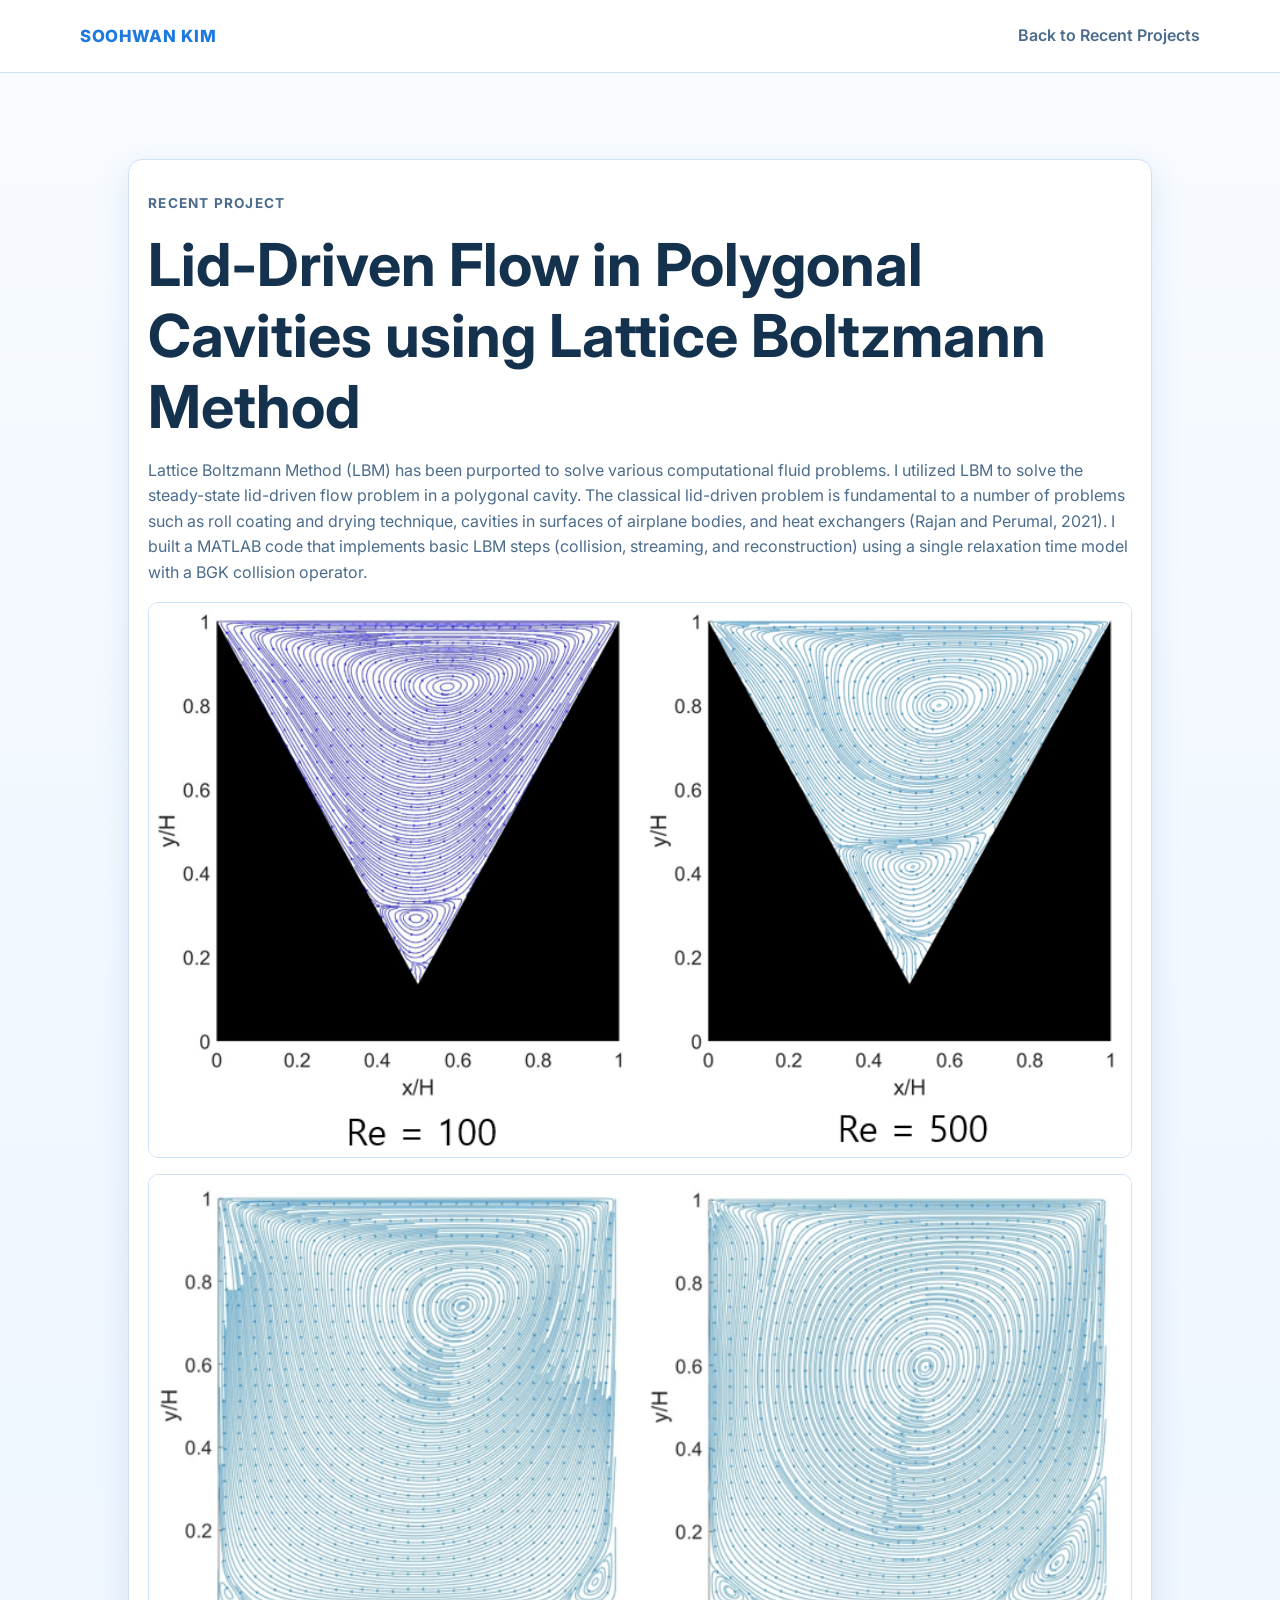
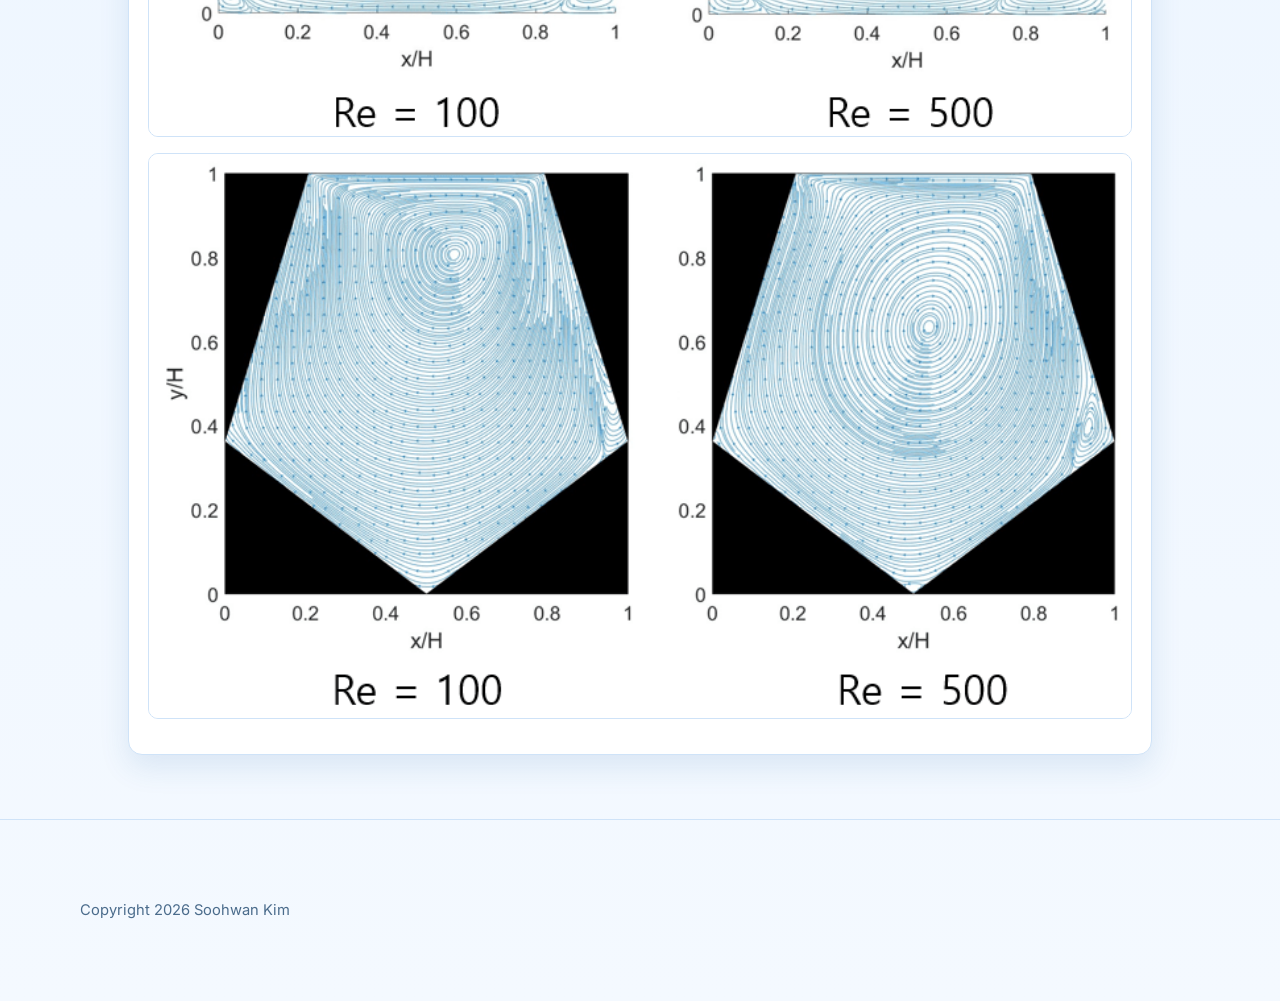
<file: project-lid-driven-flow.html>
<!doctype html>
<html lang="en">
  <head>
    <meta charset="UTF-8" />
    <meta name="viewport" content="width=device-width, initial-scale=1.0" />
    <title>Lid-Driven Flow in Polygonal Cavities | Soohwan Kim</title>
    <meta
      name="description"
      content="Lid-driven flow in polygonal cavities using Lattice Boltzmann Method."
    />
    <link rel="preconnect" href="https://fonts.googleapis.com" />
    <link rel="preconnect" href="https://fonts.gstatic.com" crossorigin />
    <link
      href="https://fonts.googleapis.com/css2?family=Inter:wght@400;500;600;700;800&display=swap"
      rel="stylesheet"
    />
    <link rel="icon" type="image/png" sizes="1024x1024" href="favicon-tangerine-v4.png?v=4" />
    <link rel="shortcut icon" type="image/png" href="favicon-tangerine-v4.png?v=4" />
    <link rel="stylesheet" href="styles.css" />
  </head>
  <body>
    <header class="site-header">
      <div class="container nav-wrap">
        <a class="brand" href="index.html#welcome">SOOHWAN KIM</a>
        <nav class="site-nav" aria-label="Project navigation">
          <a href="index.html#recent-projects">Back to Recent Projects</a>
        </nav>
      </div>
    </header>

    <main>
      <section class="section">
        <div class="container detail-content">
          <p class="eyebrow">Recent Project</p>
          <h1>Lid-Driven Flow in Polygonal Cavities using Lattice Boltzmann Method</h1>
          <p>
            Lattice Boltzmann Method (LBM) has been purported to solve various computational fluid
            problems. I utilized LBM to solve the steady-state lid-driven flow problem in a
            polygonal cavity. The classical lid-driven problem is fundamental to a number of
            problems such as roll coating and drying technique, cavities in surfaces of airplane
            bodies, and heat exchangers (Rajan and Perumal, 2021). I built a MATLAB code that
            implements basic LBM steps (collision, streaming, and reconstruction) using a single
            relaxation time model with a BGK collision operator.
          </p>

          <figure>
            <img
              src="assets/external-images/image-dde953f1e033df3d-d68c47b5f9.png"
              alt="Lid-driven flow result image one"
            />
          </figure>

          <figure>
            <img
              src="assets/external-images/image-e282379c63446b6a-fd1ddc494c.png"
              alt="Lid-driven flow result image two"
            />
          </figure>

          <figure>
            <img
              src="assets/external-images/image-2e8aba9b0d0e0074-c3a85a46d2.png"
              alt="Lid-driven flow result image three"
            />
          </figure>
        </div>
      </section>
    </main>
    <footer class="site-footer section">
      <div class="container">
        <p class="copyright">Copyright <span id="year"></span> Soohwan Kim</p>
      </div>
    </footer>
    <script src="script.js"></script>
  </body>
</html>
</file>
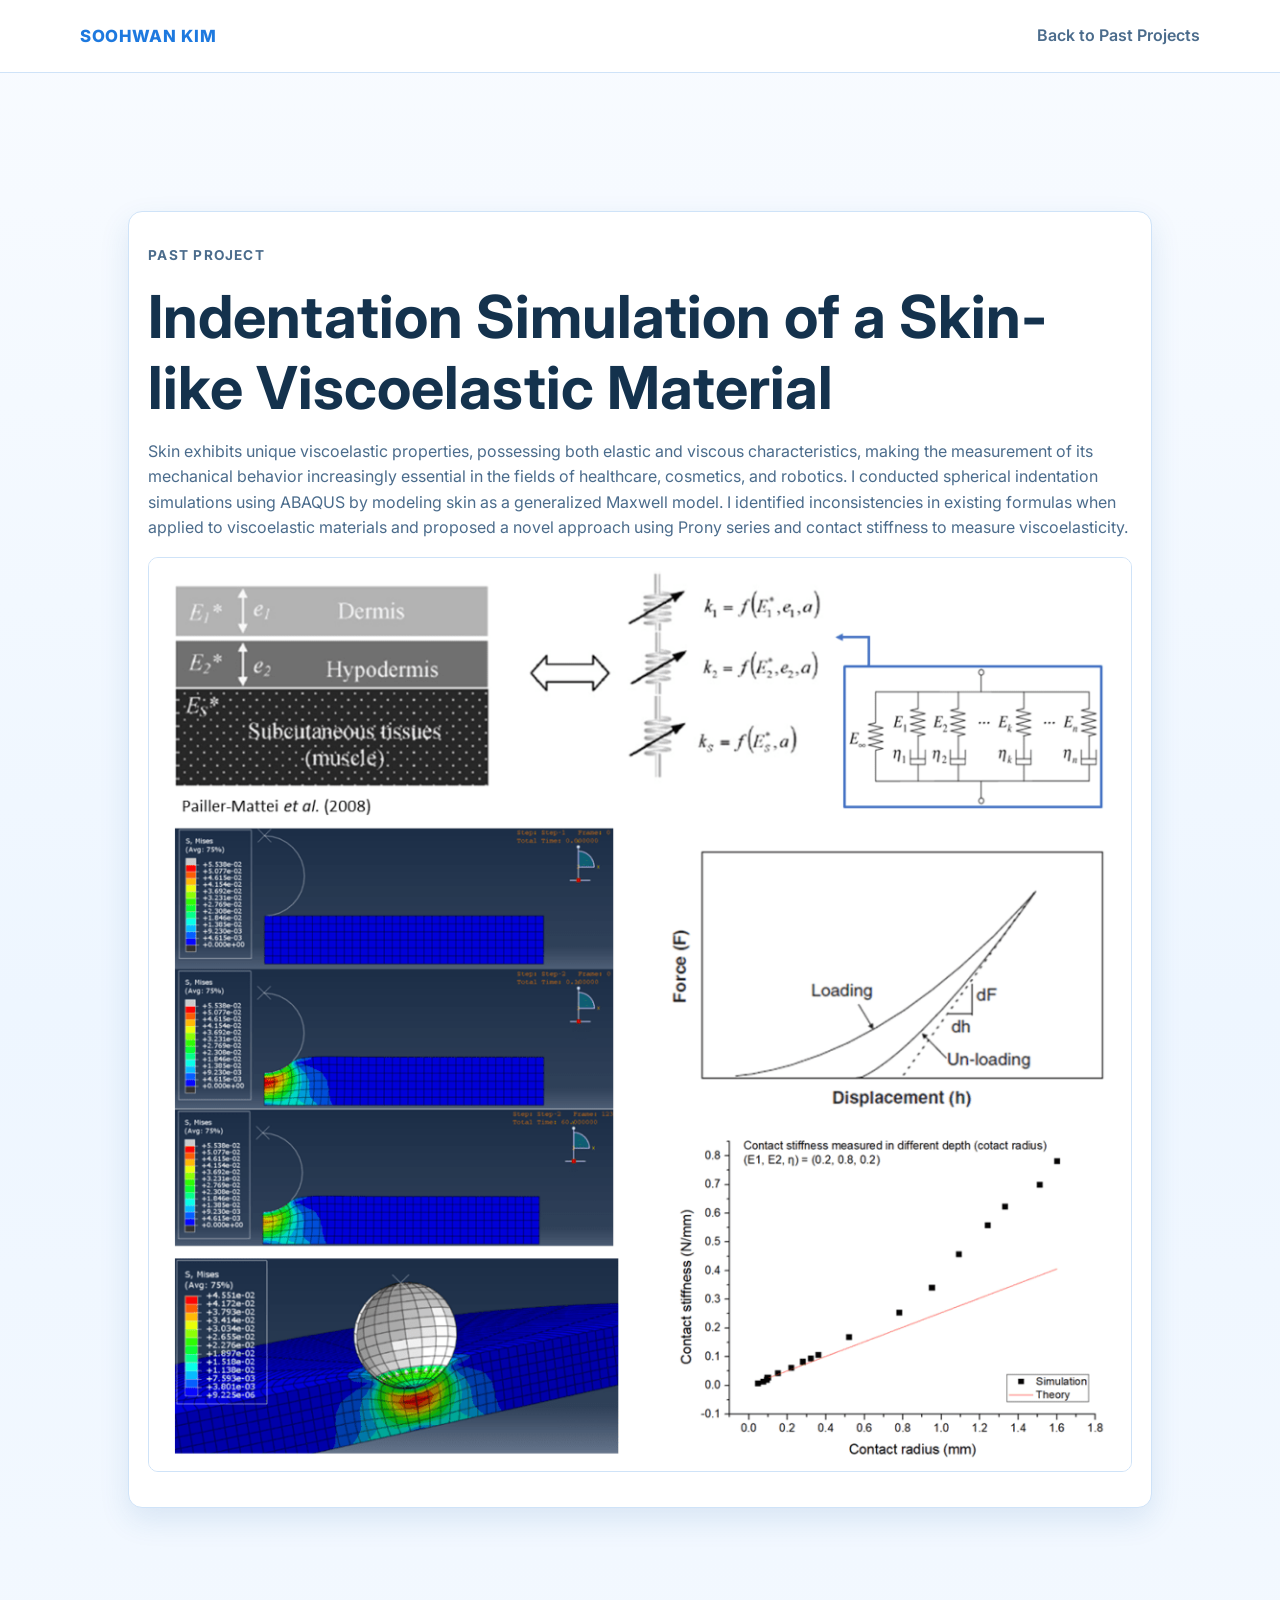
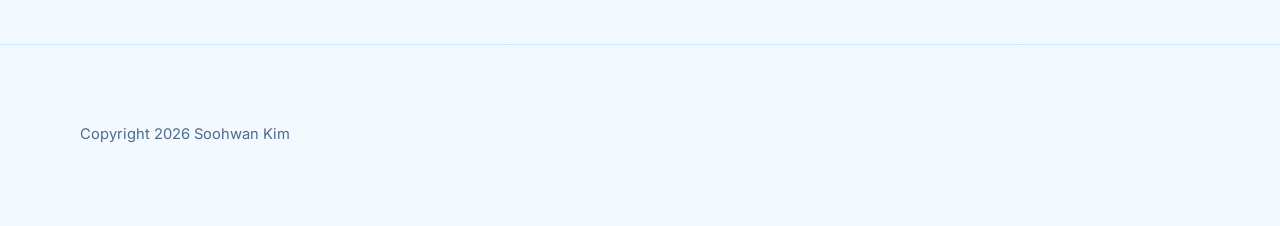
<file: project-viscoelastic-indentation.html>
<!doctype html>
<html lang="en">
  <head>
    <meta charset="UTF-8" />
    <meta name="viewport" content="width=device-width, initial-scale=1.0" />
    <title>Indentation Simulation of a Skin-like Viscoelastic Material | SOOHWAN KIM</title>
    <meta
      name="description"
      content="Past project details for indentation simulation of a skin-like viscoelastic material."
    />
    <link rel="preconnect" href="https://fonts.googleapis.com" />
    <link rel="preconnect" href="https://fonts.gstatic.com" crossorigin />
    <link
      href="https://fonts.googleapis.com/css2?family=Inter:wght@400;500;600;700;800&display=swap"
      rel="stylesheet"
    />
    <link rel="icon" type="image/png" sizes="1024x1024" href="favicon-tangerine-v4.png?v=4" />
    <link rel="shortcut icon" type="image/png" href="favicon-tangerine-v4.png?v=4" />
    <link rel="stylesheet" href="styles.css" />
  </head>
  <body class="detail-page">
    <header class="site-header">
      <div class="container nav-wrap">
        <a class="brand" href="index.html#welcome">SOOHWAN KIM</a>
        <nav class="site-nav" aria-label="Project navigation">
          <a href="index.html#past-projects">Back to Past Projects</a>
        </nav>
      </div>
    </header>

    <main class="detail-main">
      <section class="section">
        <div class="container detail-content">
          <p class="eyebrow">Past Project</p>
          <h1>Indentation Simulation of a Skin-like Viscoelastic Material</h1>
          <p>
            Skin exhibits unique viscoelastic properties, possessing both elastic and viscous
            characteristics, making the measurement of its mechanical behavior increasingly
            essential in the fields of healthcare, cosmetics, and robotics. I conducted spherical
            indentation simulations using ABAQUS by modeling skin as a generalized Maxwell model. I
            identified inconsistencies in existing formulas when applied to viscoelastic materials
            and proposed a novel approach using Prony series and contact stiffness to measure
            viscoelasticity.
          </p>
          <figure>
            <img
              src="assets/external-images/Indentation_summary-e09f189bb0119fe0-1024x952-f75d22354d.png"
              alt="Viscoelastic indentation summary image"
            />
          </figure>
        </div>
      </section>
    </main>

    <footer class="site-footer section">
      <div class="container">
        <p class="copyright">Copyright <span id="year"></span> Soohwan Kim</p>
      </div>
    </footer>

    <script src="script.js"></script>
  </body>
</html>
</file>
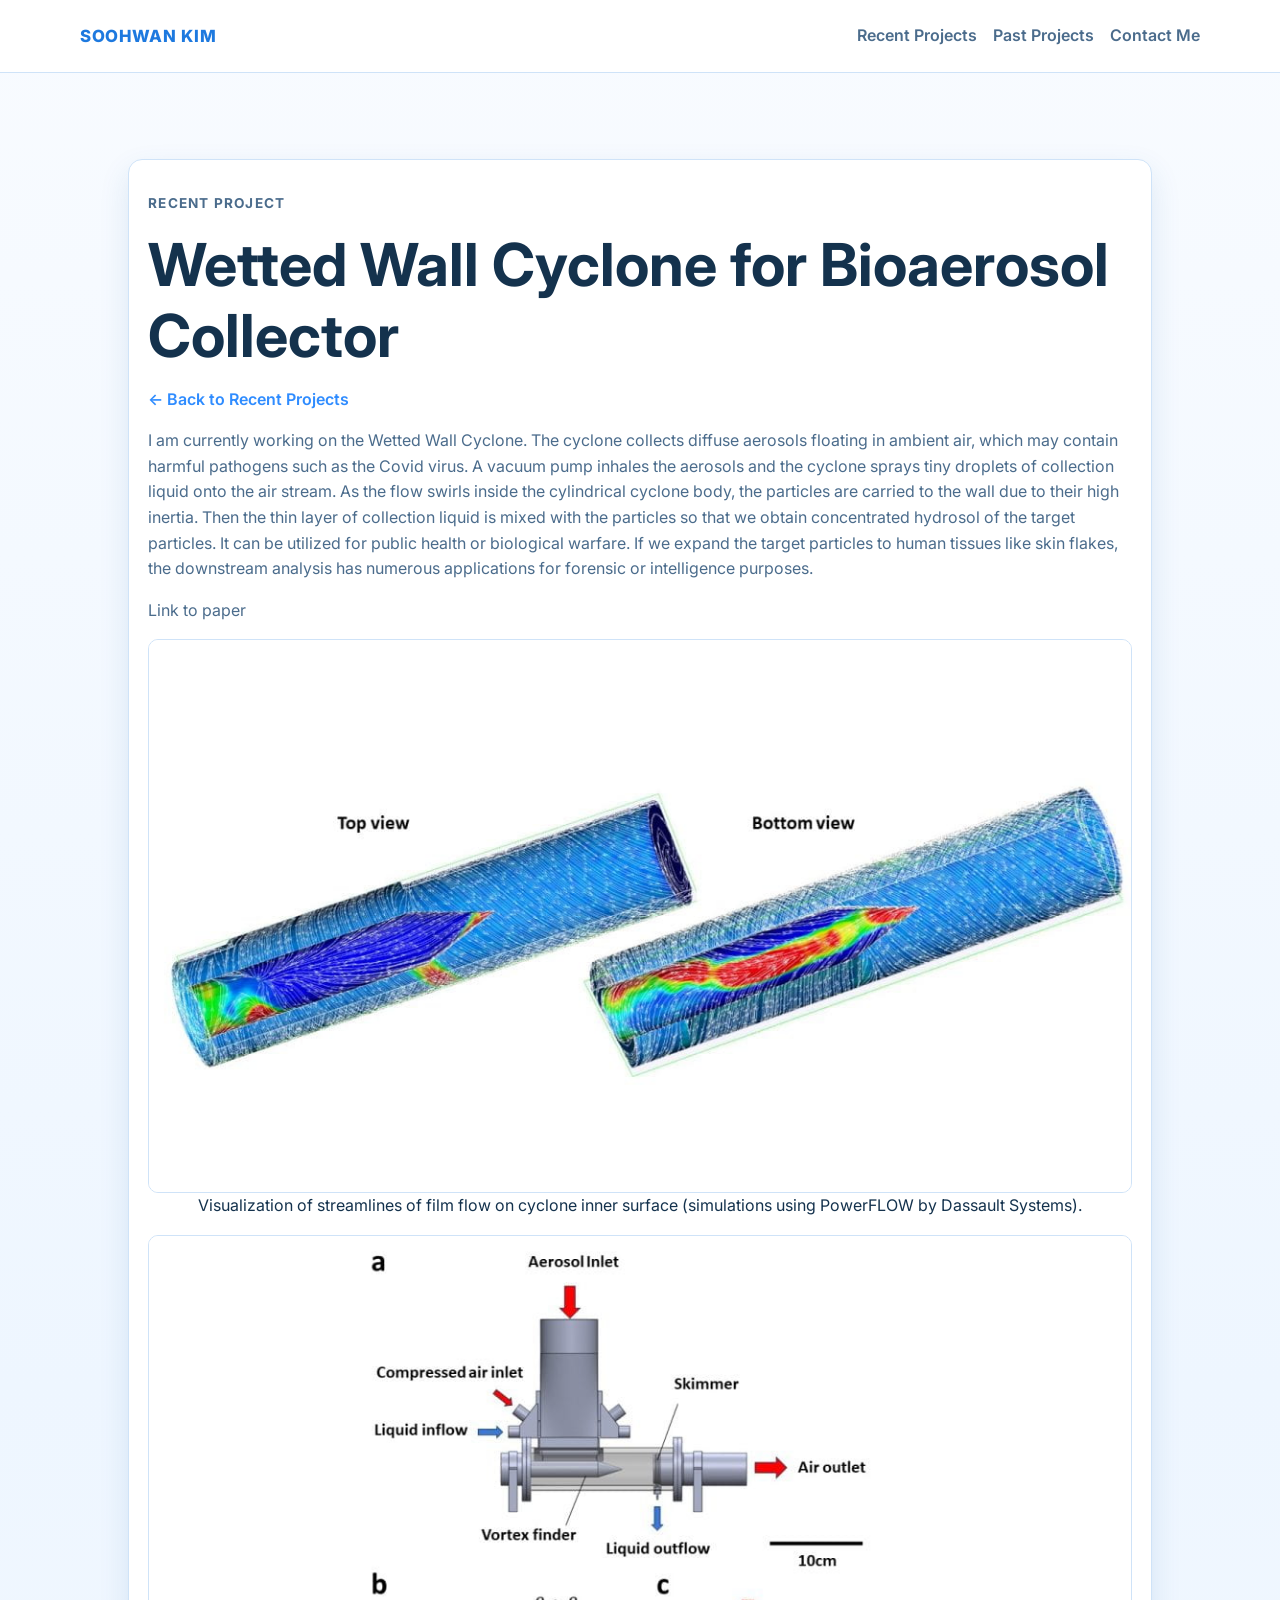
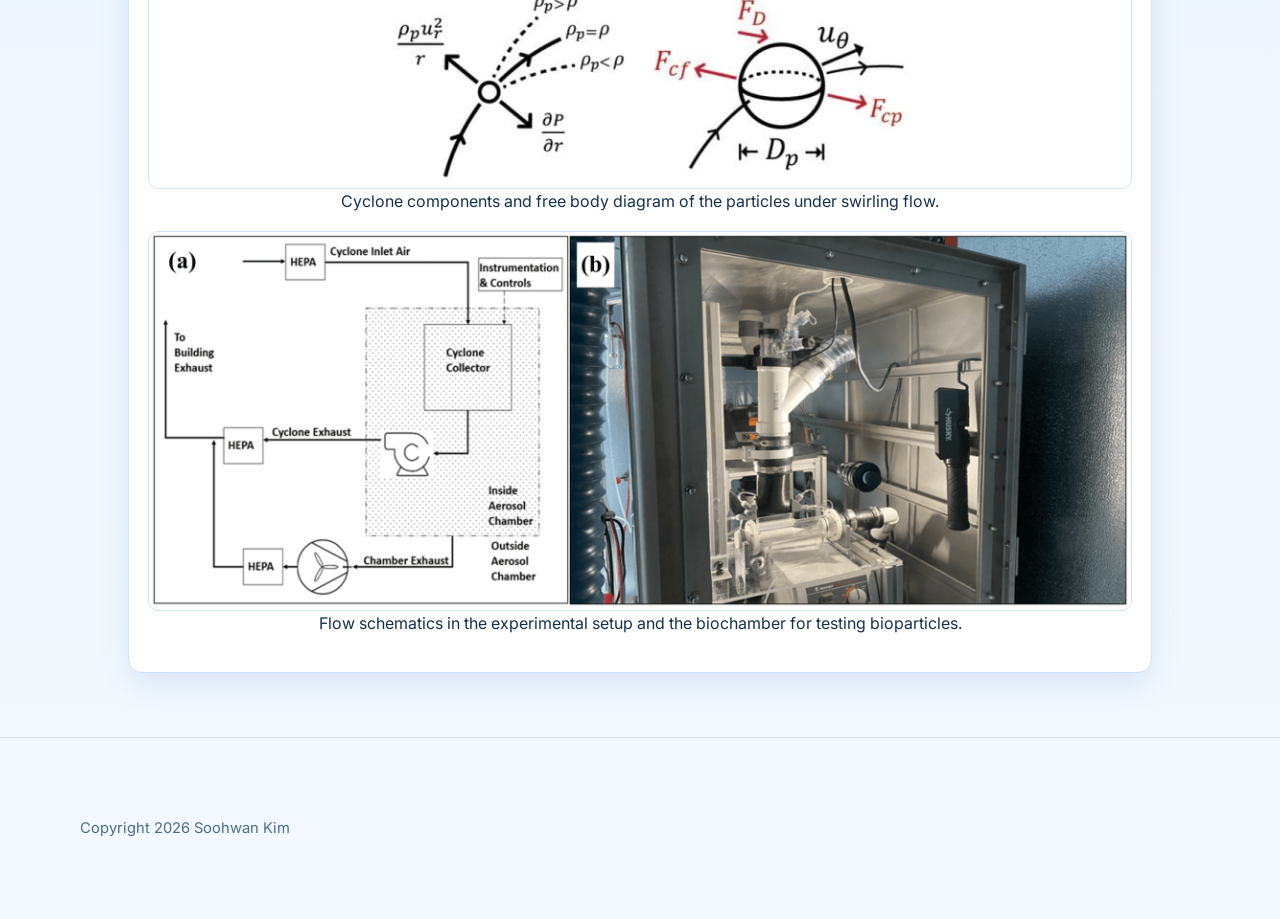
<file: project-wetted-wall-cyclone.html>
<!doctype html>
<html lang="en">
  <head>
    <meta charset="UTF-8" />
    <meta name="viewport" content="width=device-width, initial-scale=1.0" />
    <title>Wetted Wall Cyclone for Bioaerosol Collector | Soohwan Kim</title>
    <meta
      name="description"
      content="Detailed project page for Wetted Wall Cyclone for Bioaerosol Collector."
    />
    <link rel="preconnect" href="https://fonts.googleapis.com" />
    <link rel="preconnect" href="https://fonts.gstatic.com" crossorigin />
    <link
      href="https://fonts.googleapis.com/css2?family=Inter:wght@400;500;600;700;800&display=swap"
      rel="stylesheet"
    />
    <link rel="icon" type="image/png" sizes="1024x1024" href="favicon-tangerine-v4.png?v=4" />
    <link rel="shortcut icon" type="image/png" href="favicon-tangerine-v4.png?v=4" />
    <link rel="stylesheet" href="styles.css" />
  </head>
  <body>
    <header class="site-header">
      <div class="container nav-wrap">
        <a class="brand" href="index.html#welcome">SOOHWAN KIM</a>
        <nav class="site-nav" aria-label="Project navigation">
          <a href="index.html#recent-projects">Recent Projects</a>
          <a href="index.html#past-projects">Past Projects</a>
          <a href="index.html#contact-me">Contact Me</a>
        </nav>
      </div>
    </header>

    <main>
      <section class="section">
        <div class="container detail-content">
          <p class="eyebrow">Recent Project</p>
          <h1>Wetted Wall Cyclone for Bioaerosol Collector</h1>
          <p class="project-detail-back">
            <a href="index.html#recent-projects">← Back to Recent Projects</a>
          </p>
            <p>
              I am currently working on the Wetted Wall Cyclone. The cyclone collects diffuse
              aerosols floating in ambient air, which may contain harmful pathogens such as the Covid
              virus. A vacuum pump inhales the aerosols and the cyclone sprays tiny droplets of
              collection liquid onto the air stream. As the flow swirls inside the cylindrical
              cyclone body, the particles are carried to the wall due to their high inertia. Then
              the thin layer of collection liquid is mixed with the particles so that we obtain
              concentrated hydrosol of the target particles. It can be utilized for public health or
              biological warfare. If we expand the target particles to human tissues like skin
              flakes, the downstream analysis has numerous applications for forensic or intelligence
              purposes.
            </p>
            <p>
              <a
                href="https://www.sciencedirect.com/science/article/pii/S0925400525018131"
                target="_blank"
                rel="noopener noreferrer"
                >Link to paper</a
              >
            </p>

            <figure>
              <img
                src="assets/external-images/Film_SL-f81dcda386767ad0-1024x576-3cd1b7802b.jpg"
                alt="Streamline visualization of film flow on cyclone inner surface"
              />
              <figcaption class="centered-subheading">
                Visualization of streamlines of film flow on cyclone inner surface (simulations using
                PowerFLOW by Dassault Systems).
              </figcaption>
            </figure>

            <figure>
              <img
                src="assets/external-images/Basic_Principle-a096e4b5d7bc76c2-1024x576-cfa79b70b5.jpg"
                alt="Cyclone components and free body diagram"
              />
              <figcaption class="centered-subheading">
                Cyclone components and free body diagram of the particles under swirling flow.
              </figcaption>
            </figure>

            <figure>
              <img
                src="assets/external-images/cyclone_pnid-521925f030fa1dc4-1024x395-ff0c29d577.png"
                alt="Flow schematics in experimental setup and biochamber"
              />
              <figcaption class="centered-subheading">
                Flow schematics in the experimental setup and the biochamber for testing
                bioparticles.
              </figcaption>
            </figure>
        </div>
      </section>
    </main>

    <footer class="site-footer section">
      <div class="container">
        <p class="copyright">Copyright <span id="year"></span> Soohwan Kim</p>
      </div>
    </footer>

    <script src="script.js"></script>
  </body>
</html>
</file>
<file: styles.css>
:root {
  --bg: #f4f9ff;
  --bg-soft: #eaf3ff;
  --surface: #ffffff;
  --text: #14324d;
  --muted: #4b6c8c;
  --primary: #2f8cff;
  --accent: #66b3ff;
  --border: #cfe3f8;
  --shadow: 0 12px 30px rgba(35, 99, 166, 0.12);
  --radius: 14px;
}

* {
  box-sizing: border-box;
}

html {
  scroll-behavior: smooth;
}

body {
  margin: 0;
  font-family: "Inter", "Segoe UI", Roboto, sans-serif;
  background: linear-gradient(180deg, #f8fbff 0%, #eef6ff 55%, #f4f9ff 100%);
  color: var(--text);
  line-height: 1.6;
}

a {
  color: inherit;
  text-decoration: none;
}

.container {
  width: min(1120px, 92vw);
  margin: 0 auto;
}

.site-header {
  position: sticky;
  top: 0;
  z-index: 10;
  border-bottom: 1px solid var(--border);
  background: rgba(255, 255, 255, 0.92);
  backdrop-filter: blur(8px);
}

.nav-wrap {
  min-height: 72px;
  display: flex;
  justify-content: space-between;
  align-items: center;
  gap: 1rem;
}

.brand {
  font-size: 1.05rem;
  font-weight: 800;
  color: #1d79df;
  letter-spacing: 0.04em;
}

.site-nav {
  display: flex;
  gap: 1rem;
  flex-wrap: wrap;
}

.site-nav a:first-child {
  margin-left: 0.2rem;
}

.site-nav a {
  font-weight: 600;
  color: var(--muted);
  transition: color 0.2s ease;
}

.site-nav a:hover,
.site-nav a:focus-visible {
  color: var(--primary);
}

.hero {
  padding: 98px 0 56px;
}

.hero-content {
  max-width: 760px;
}

.eyebrow {
  color: var(--accent);
  text-transform: uppercase;
  letter-spacing: 0.09em;
  font-weight: 700;
  margin-bottom: 0.85rem;
  font-size: 0.85rem;
}

h1,
h2,
h3 {
  margin-top: 0;
  line-height: 1.2;
}

h1 {
  font-size: clamp(2rem, 5vw, 3.7rem);
  margin-bottom: 1rem;
}

.hero-title {
  display: inline-flex;
  align-items: center;
  gap: 0.9rem;
}

.hero-title-photo {
  width: 230px;
  height: 230px;
  border-radius: 50%;
  object-fit: cover;
  border: 1px solid var(--border);
  box-shadow: 0 4px 12px rgba(35, 99, 166, 0.2);
}

.hero-title h1 {
  font-size: clamp(1.55rem, 3.6vw, 2.65rem);
  margin-bottom: 0;
}

.lead {
  margin: 0;
  color: var(--muted);
  max-width: 64ch;
}

.hero-actions {
  margin-top: 1.5rem;
  display: flex;
  gap: 0.8rem;
  flex-wrap: wrap;
}

.hero-links {
  margin-top: 0.9rem;
  display: flex;
  gap: 0.7rem;
  flex-wrap: wrap;
}

.btn.btn-tertiary {
  border-color: var(--border);
  background: #f8fcff;
  color: #1f5f97;
}

.btn {
  display: inline-block;
  padding: 0.72rem 1.2rem;
  border-radius: 999px;
  border: 1px solid transparent;
  font-weight: 700;
  transition: transform 0.15s ease, background-color 0.2s ease, border-color 0.2s ease;
}

.btn:hover {
  transform: translateY(-1px);
}

.btn-primary {
  background: linear-gradient(120deg, #2f8cff, #73bbff);
  color: #ffffff;
  box-shadow: 0 8px 22px rgba(47, 140, 255, 0.25);
}

.btn-secondary {
  border-color: var(--border);
  background: #ffffff;
  color: var(--text);
}

.section {
  padding: 64px 0;
}

.section-alt {
  background: #f1f7ff;
  border-top: 1px solid var(--border);
  border-bottom: 1px solid var(--border);
}

.section p {
  color: var(--muted);
  max-width: 74ch;
}

.section-intro {
  margin: 0;
  color: var(--muted);
}

.projects-grid {
  margin-top: 1rem;
  display: grid;
  grid-template-columns: repeat(2, minmax(0, 1fr));
  gap: 1rem;
}

.project-card {
  border: 1px solid var(--border);
  border-radius: var(--radius);
  background: linear-gradient(165deg, #ffffff, #f8fcff);
  padding: 1rem;
  display: flex;
  flex-direction: column;
  gap: 0.6rem;
}

.project-card p {
  margin: 0;
}

.project-title-anchor {
  color: inherit;
  text-decoration: none;
}

.project-title-anchor:hover,
.project-title-anchor:focus-visible {
  color: var(--primary);
}

.project-media-link {
  display: block;
  width: 80%;
  margin: 0 auto;
  border-radius: 10px;
}

.project-media-link:focus-visible {
  outline: 2px solid var(--primary);
  outline-offset: 2px;
}

.project-media {
  width: 100%;
  margin: 0;
  aspect-ratio: 16 / 10;
  object-fit: cover;
  border-radius: 10px;
  border: 1px solid var(--border);
  background: #f3f9ff;
}

.project-card a {
  color: var(--primary);
  font-weight: 600;
}

.education-text {
  margin-top: 0.8rem;
}

.education-text p {
  margin: 0.35rem 0;
  color: var(--muted);
}

.press-list {
  margin: 0.8rem 0 0;
  padding-left: 1.1rem;
}

.press-list li {
  margin: 0.35rem 0;
  color: var(--muted);
}

.press-list a {
  color: var(--primary);
}

.press-card-grid {
  margin-top: 1rem;
  display: grid;
  grid-template-columns: repeat(3, minmax(0, 1fr));
  gap: 1rem;
}

.press-card {
  border: 1px solid var(--border);
  border-radius: var(--radius);
  background: #ffffff;
  box-shadow: var(--shadow);
  overflow: hidden;
}

.press-card img {
  width: 100%;
  aspect-ratio: 16 / 9;
  object-fit: cover;
  display: block;
  border-bottom: 1px solid var(--border);
}

.press-card .press-card-body {
  padding: 0.8rem 0.8rem 0.8rem 1.2rem;
}

.press-card .press-card-body a {
  color: var(--primary);
  font-weight: 600;
}

.press-card .press-card-body p {
  margin: 0;
}

.press-title-link {
  margin: 0;
  padding: 0.6rem 0.8rem 0.8rem 1.2rem;
}

.press-title-link a {
  color: var(--primary);
  font-weight: 600;
}

.gallery-grid {
  margin-top: 1rem;
  display: grid;
  grid-template-columns: repeat(3, minmax(0, 1fr));
  gap: 1rem;
}

.gallery-item {
  border: 1px solid var(--border);
  border-radius: var(--radius);
  overflow: hidden;
  background: #ffffff;
}

.gallery-item img {
  width: 100%;
  aspect-ratio: 4 / 3;
  object-fit: cover;
  display: block;
  cursor: zoom-in;
}

.gallery-item figcaption {
  margin: 0;
  padding: 0.65rem 0.8rem;
  font-size: 0.92rem;
  color: var(--muted);
}

.lightbox {
  position: fixed;
  inset: 0;
  z-index: 1000;
  display: none;
  align-items: center;
  justify-content: center;
  background: rgba(5, 18, 35, 0.86);
  padding: 1rem;
}

.lightbox.open {
  display: flex;
}

.lightbox img {
  max-width: min(1100px, 95vw);
  max-height: 90vh;
  border-radius: 12px;
  border: 1px solid #c6def6;
  box-shadow: 0 14px 40px rgba(0, 0, 0, 0.35);
  background: #fff;
}

.lightbox-close {
  position: absolute;
  top: 14px;
  right: 18px;
  width: 40px;
  height: 40px;
  border-radius: 999px;
  border: 1px solid #d9e9fb;
  background: #ffffff;
  color: #214f7f;
  font-size: 1.35rem;
  line-height: 1;
  cursor: pointer;
}

.lightbox-caption {
  position: absolute;
  bottom: 18px;
  left: 50%;
  transform: translateX(-50%);
  margin: 0;
  max-width: min(900px, 88vw);
  padding: 0.42rem 0.72rem;
  border-radius: 8px;
  background: rgba(255, 255, 255, 0.9);
  color: #1e4264;
  font-size: 0.92rem;
}

.no-scroll {
  overflow: hidden;
}

.detail-page {
  background: linear-gradient(180deg, #f8fbff 0%, #eef6ff 55%, #f4f9ff 100%);
}

.detail-main {
  padding: 52px 0 72px;
}

.detail-header h1 {
  margin-bottom: 0.7rem;
}

.detail-header p {
  color: var(--muted);
  max-width: 78ch;
}

.detail-content,
.project-detail {
  margin-top: 1.4rem;
  width: 80%;
  margin-left: auto;
  margin-right: auto;
  border: 1px solid var(--border);
  border-radius: var(--radius);
  background: #ffffff;
  box-shadow: var(--shadow);
  padding: 1.2rem;
}

.detail-content p,
.project-detail p {
  color: var(--muted);
}

/* Project detail pages should use the full content box width. */
.detail-content p,
.detail-content li,
.project-detail p,
.project-detail li {
  max-width: none;
}

.detail-content figure {
  margin: 1rem 0;
}

.detail-content img,
.detail-content video,
.project-detail img,
.project-detail video,
.detail-media,
.project-figure img,
.detail-figure img {
  width: 100%;
  margin: 0 auto;
  display: block;
  border-radius: 10px;
  border: 1px solid var(--border);
}

.project-detail-back a,
.project-source-link a {
  color: var(--primary);
  font-weight: 600;
}

.detail-figure {
  margin: 1rem 0;
}

.detail-figure figcaption {
  margin-top: 0.4rem;
  color: var(--muted);
  font-size: 0.92rem;
}

.detail-content h2,
.detail-content h3 {
  margin-top: 1.2rem;
  text-align: center;
}

.detail-content .centered-subheading {
  text-align: center;
}

.detail-content figcaption {
  text-align: center;
}

.detail-content p strong:only-child,
.detail-content li strong:only-child {
  display: inline-block;
  text-align: center;
  width: 100%;
}

.detail-content ul {
  color: var(--muted);
}

.detail-section {
  margin-top: 1rem;
}

.about-layout {
  margin-top: 1.2rem;
  display: grid;
  grid-template-columns: 260px 1fr;
  gap: 1.4rem;
  align-items: center;
}

.about-photo {
  width: 100%;
  border-radius: var(--radius);
  border: 1px solid var(--border);
  box-shadow: var(--shadow);
  justify-self: center;
}

.about-photo.half-size {
  width: 100%;
  max-width: 240px;
}

.about-text p {
  margin-top: 0;
  margin-bottom: 1rem;
}

.education-layout {
  margin-top: 1rem;
}

.education-list {
  margin: 0;
  padding-left: 1.2rem;
  color: var(--muted);
}

.education-list li + li {
  margin-top: 0.4rem;
}

.site-footer {
  border-top: 1px solid var(--border);
}

.site-footer h2 {
  margin-bottom: 0.5rem;
}

.footer-links {
  display: flex;
  gap: 1rem;
  flex-wrap: wrap;
}

.footer-links a {
  color: var(--primary);
}

.copyright {
  font-size: 0.92rem;
  color: var(--muted);
}

@media (max-width: 900px) {
  .projects-grid,
  .gallery-grid,
  .press-card-grid {
    grid-template-columns: 1fr;
  }

  .about-layout {
    grid-template-columns: 1fr;
  }

  .site-nav {
    gap: 0.7rem;
    font-size: 0.95rem;
  }

  .hero-title-photo {
    width: 180px;
    height: 180px;
  }
}
</file>
